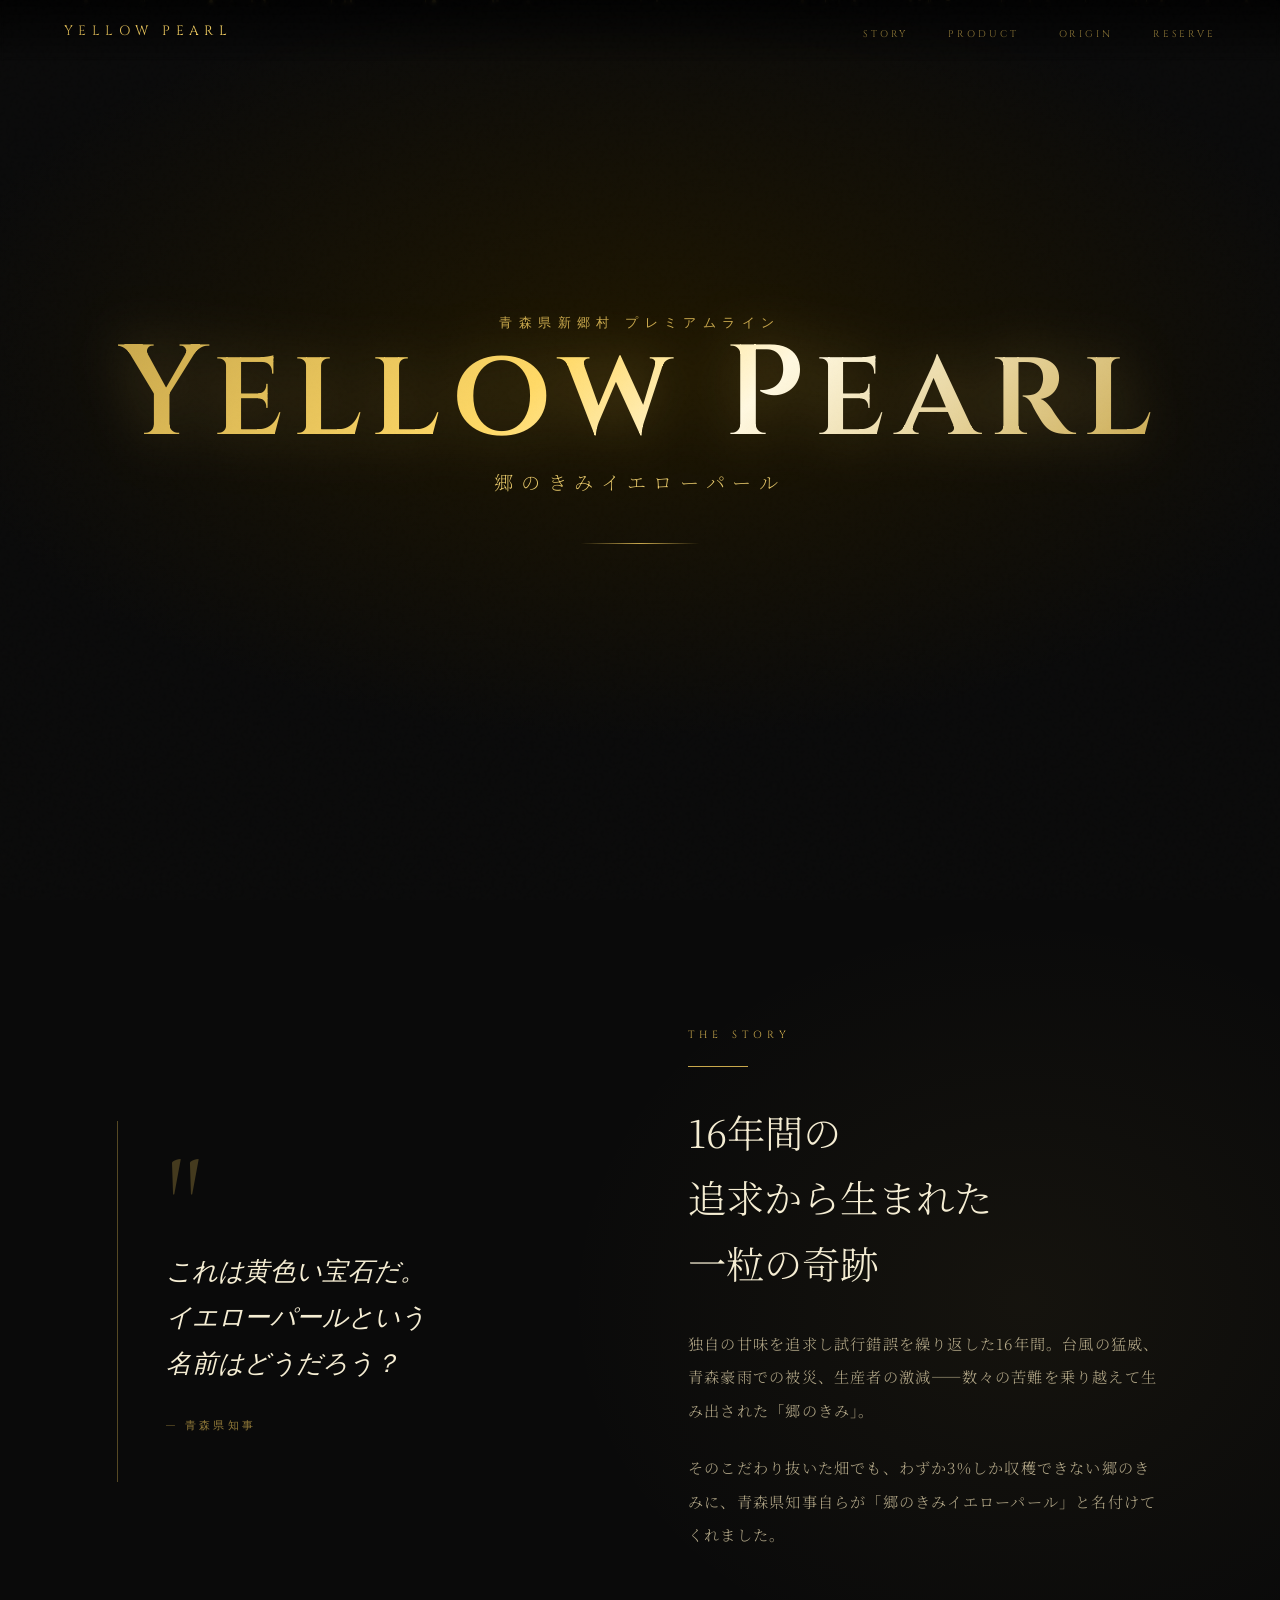
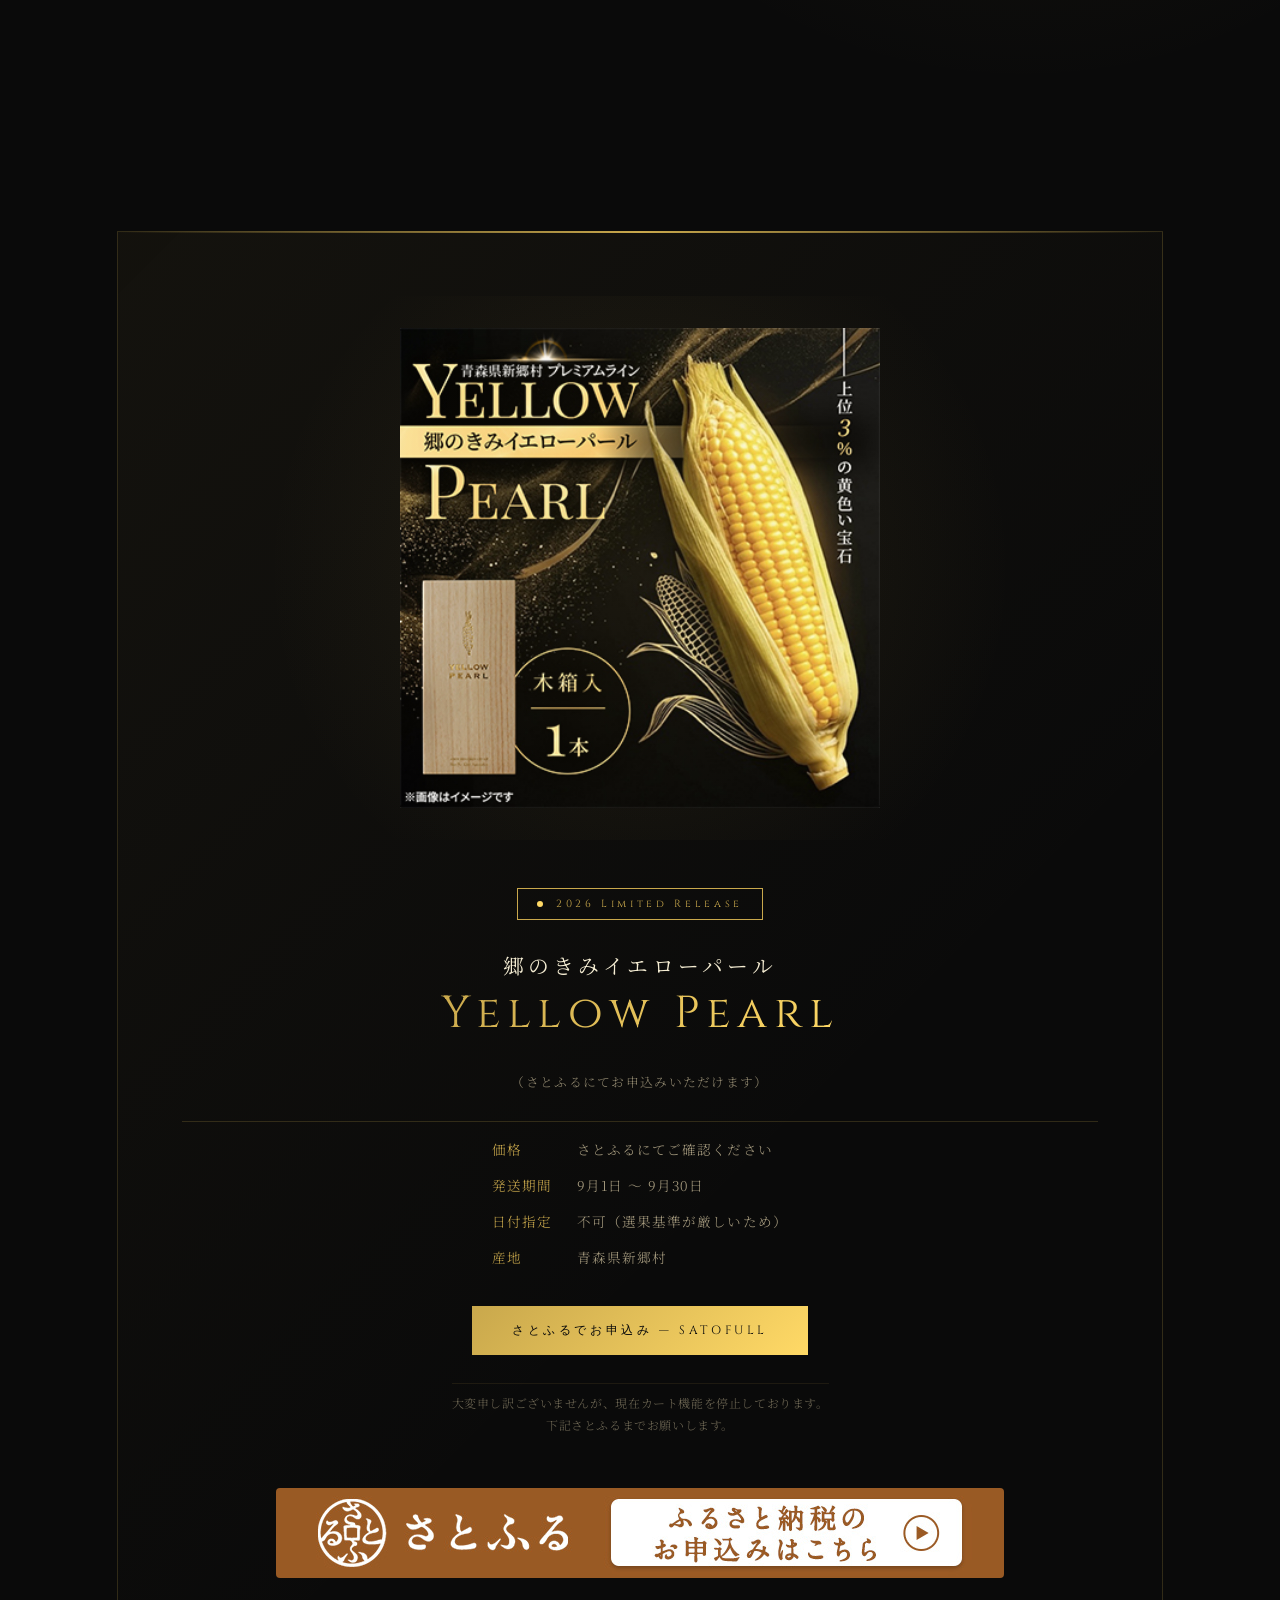
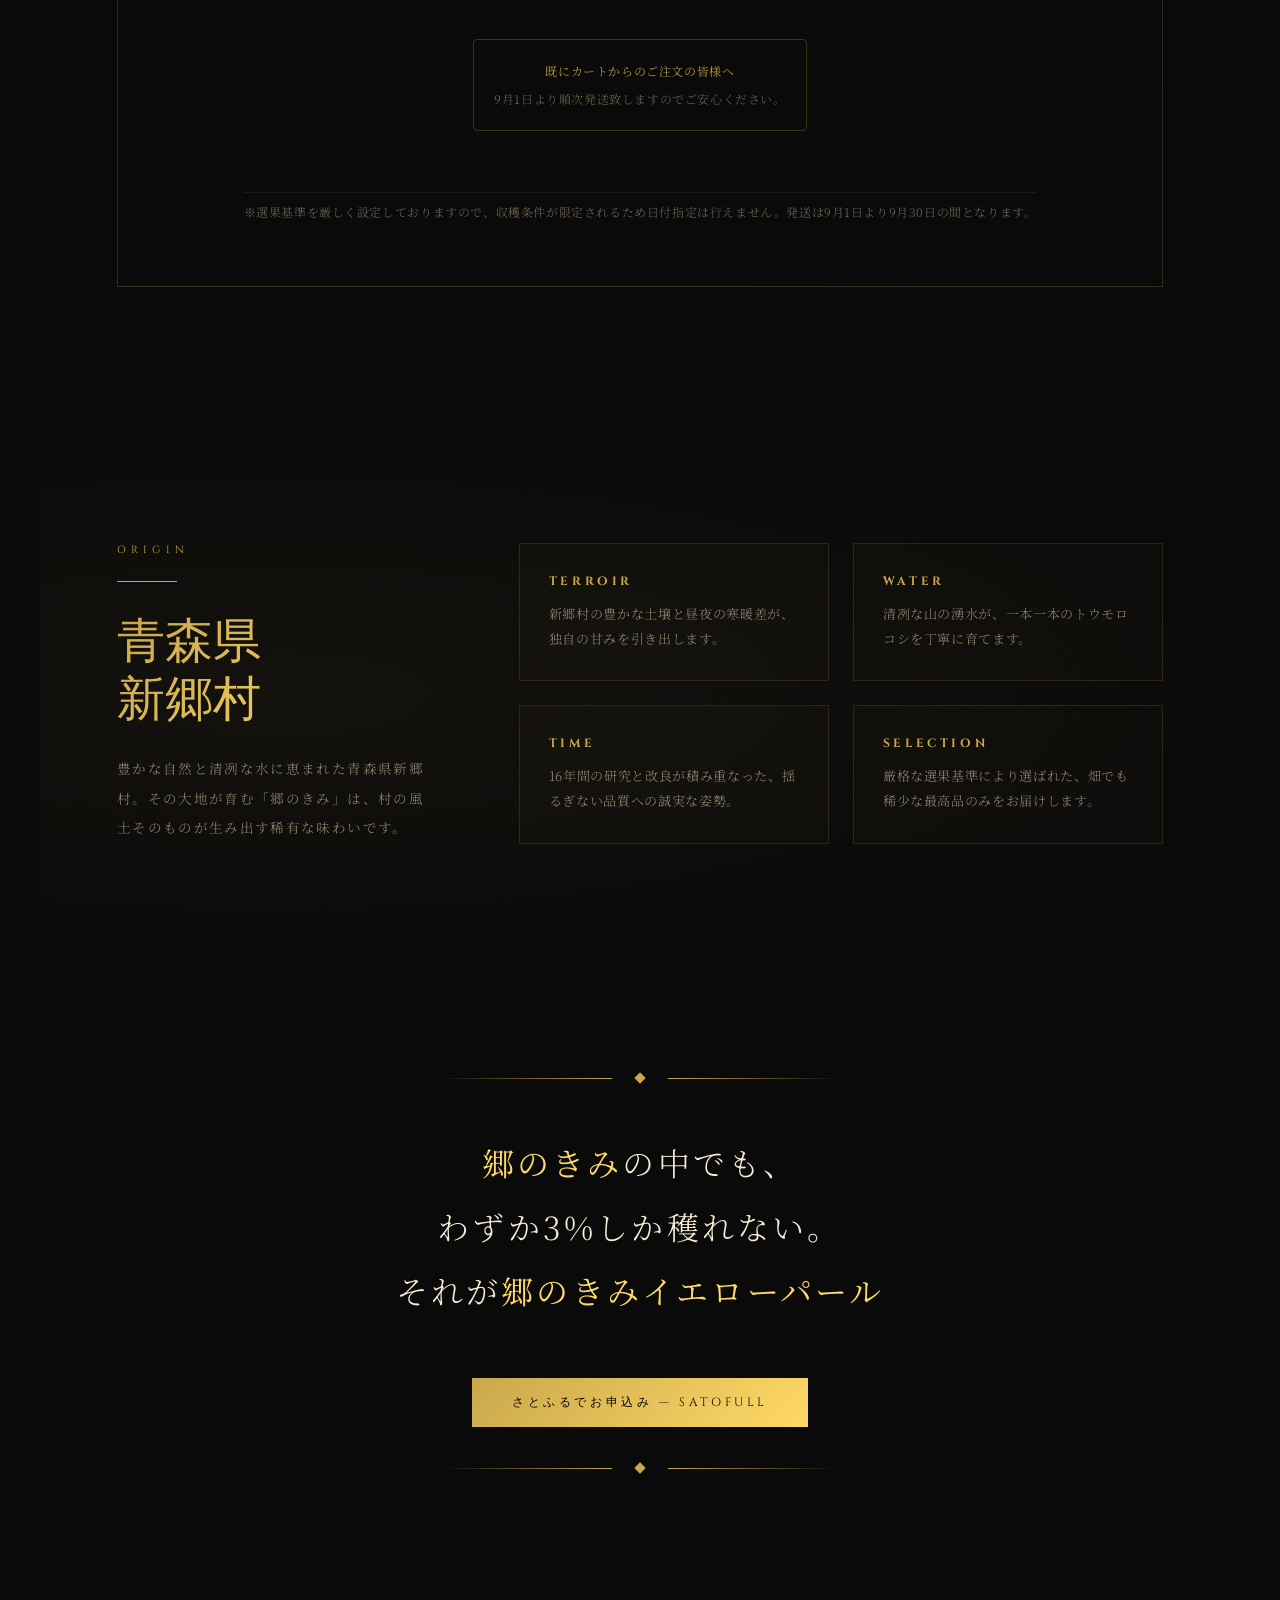
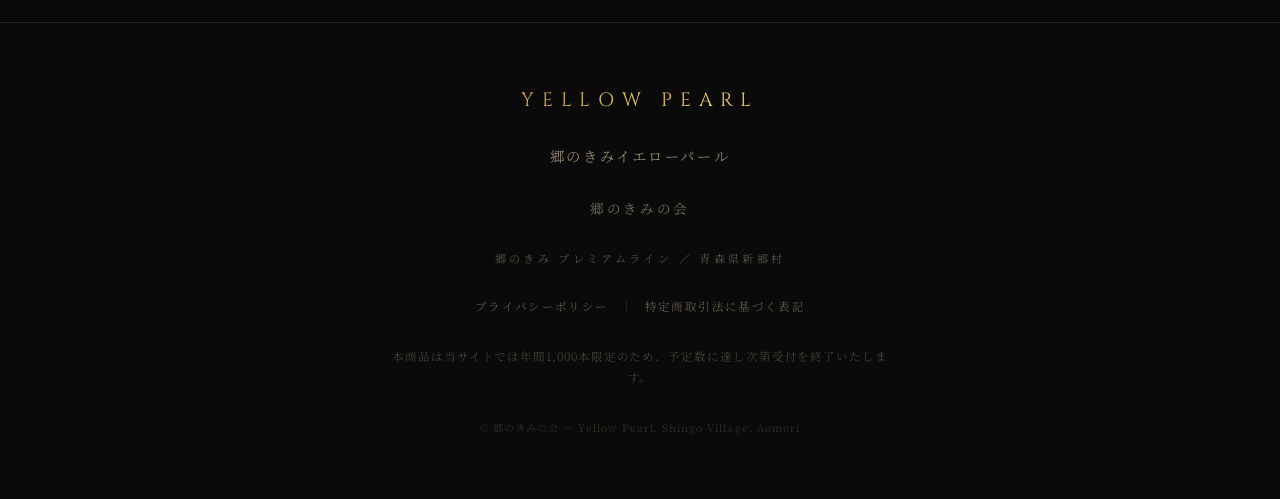
<file: index.html>
<!doctype html>
<html lang="ja">
  <head>
    <meta charset="UTF-8" />
    <meta name="viewport" content="width=device-width, initial-scale=1.0" />
    <title>郷のきみイエローパール｜収穫わずか3％の限定トウモロコシ【年間1,000本】</title>
    <meta
      name="description"
      content="16年の歳月が生んだ、収穫わずか3%の奇跡。青森県新郷村が誇る最高峰トウモロコシ「郷のきみイエローパール」。寒暖差の厳しい大自然とこだわり抜いた農法から生まれる、極上の甘みと粒立ち。年間1,000本限定、旬の時期だけの至高の味わいをお届けいたします。"
    />
    <link rel="canonical" href="https://yellow-pearl.com/" />
    <meta name="robots" content="index, follow, max-image-preview:large" />
    <meta name="theme-color" content="#0a0a0a" />
    <link rel="icon" href="/assets/image/favicon.svg" type="image/svg+xml" />
    <link rel="apple-touch-icon" href="/assets/image/image-bg-kimi_v1.jpg" />
    <!-- Google tag (gtag.js) -->
    <script async src="https://www.googletagmanager.com/gtag/js?id=G-WR46VTNMV6"></script>
    <script src="/shared/gtag.js"></script>
    <meta property="og:type" content="website" />
    <meta property="og:site_name" content="Yellow Pearl" />
    <meta property="og:locale" content="ja_JP" />
    <meta property="og:url" content="https://yellow-pearl.com/" />
    <meta
      property="og:title"
      content="郷のきみイエローパール｜収穫わずか3％の限定トウモロコシ【年間1,000本】"
    />
    <meta
      property="og:description"
      content="16年の歳月が生んだ、収穫わずか3%の奇跡。青森県新郷村が誇る最高峰トウモロコシ「郷のきみイエローパール」。寒暖差の厳しい大自然とこだわり抜いた農法から生まれる、極上の甘みと粒立ち。年間1,000本限定、旬の時期だけの至高の味わいをお届けいたします。"
    />
    <meta
      property="og:image"
      content="https://yellow-pearl.com/assets/image/image-bg-kimi_v1.jpg"
    />
    <meta property="og:image:alt" content="郷のきみイエローパール" />
    <meta name="twitter:card" content="summary_large_image" />
    <meta
      name="twitter:title"
      content="郷のきみイエローパール｜収穫わずか3％の限定トウモロコシ【年間1,000本】"
    />
    <meta
      name="twitter:description"
      content="16年の歳月が生んだ、収穫わずか3%の奇跡。青森県新郷村が誇る最高峰トウモロコシ「郷のきみイエローパール」。寒暖差の厳しい大自然とこだわり抜いた農法から生まれる、極上の甘みと粒立ち。年間1,000本限定、旬の時期だけの至高の味わいをお届けいたします。"
    />
    <meta
      name="twitter:image"
      content="https://yellow-pearl.com/assets/image/image-bg-kimi_v1.jpg"
    />
    <script type="application/ld+json">
      {
        "@context": "https://schema.org",
        "@graph": [
          {
            "@type": "WebSite",
            "name": "郷のきみイエローパール",
            "alternateName": ["Yellow Pearl", "イエローパール"],
            "url": "https://yellow-pearl.com/",
            "inLanguage": "ja",
            "description": "16年の歳月が生んだ、収穫わずか3%の奇跡。青森県新郷村が誇る最高峰トウモロコシ「郷のきみイエローパール」。寒暖差の厳しい大自然とこだわり抜いた農法から生まれる、極上の甘みと粒立ち。年間1,000本限定、旬の時期だけの至高の味わいをお届けいたします。"
          },
          {
            "@type": "Organization",
            "name": "郷のきみの会",
            "url": "https://yellow-pearl.com/",
            "logo": "https://yellow-pearl.com/assets/image/image-bg-kimi_v1.jpg",
            "address": {
              "@type": "PostalAddress",
              "postalCode": "039-1801",
              "addressRegion": "青森県",
              "addressLocality": "三戸郡新郷村",
              "streetAddress": "大字戸来字早坂2-1",
              "addressCountry": "JP"
            }
          },
          {
            "@type": "Product",
            "name": "郷のきみイエローパール",
            "description": "16年の歳月が生んだ、収穫わずか3%の奇跡。青森県新郷村が誇る最高峰トウモロコシ「郷のきみイエローパール」。寒暖差の厳しい大自然とこだわり抜いた農法から生まれる、極上の甘みと粒立ち。年間1,000本限定、旬の時期だけの至高の味わいをお届けいたします。",
            "image": "https://yellow-pearl.com/assets/image/image-bg-kimi_v1.jpg",
            "brand": {
              "@type": "Brand",
              "name": "Yellow Pearl"
            },
            "countryOfOrigin": {
              "@type": "Country",
              "name": "日本"
            },
            "offers": {
              "@type": "Offer",
              "url": "https://yellow-pearl.com/cart.html",
              "priceCurrency": "JPY",
              "availability": "https://schema.org/PreOrder",
              "seller": {
                "@type": "Organization",
                "name": "郷のきみの会"
              }
            }
          }
        ]
      }
    </script>
    <link rel="preconnect" href="https://fonts.googleapis.com" />
    <link rel="preconnect" href="https://fonts.gstatic.com" crossorigin />
    <link
      href="https://fonts.googleapis.com/css2?family=Cormorant+Garamond:ital,wght@0,300;0,400;0,600;1,300;1,400&family=Noto+Serif+JP:wght@200;300;400;600&family=Cinzel:wght@400;600;700&display=swap"
      rel="stylesheet"
    />
    <link rel="stylesheet" href="style.css" />
  </head>
  <!--
    当サイトのカート閉鎖中。再開する手順は4つ:
      1. <body> の class="cart-closed" を外す
      2. 下の .product-limit を「1,000本限定」の表示に戻す
         （#stock-display の style="display: none" を外して中身を書き戻す）
      3. 予約ボタン2つ（#reserve-btn / #reserve-btn-2）を href="cart.html" に戻す
      4. cart.html 側の閉鎖解除も行う
  -->
  <body class="cart-closed">
    <nav>
      <div class="nav-logo">YELLOW PEARL</div>
      <ul class="nav-links">
        <li><a href="#story">STORY</a></li>
        <li><a href="#product">PRODUCT</a></li>
        <li><a href="#origin">ORIGIN</a></li>
        <li><a href="cart.html">RESERVE</a></li>
      </ul>
    </nav>

    <!-- HERO -->
    <section class="hero">
      <div class="particles" id="particles"></div>

      <div class="hero-inner">
        <span class="hero-eyebrow">青森県新郷村 プレミアムライン</span>
        <h1 class="hero-title">Yellow Pearl</h1>
        <p class="hero-subtitle-jp">郷のきみイエローパール</p>
        <div class="hero-divider"></div>
      </div>
    </section>

    <!-- STORY -->
    <div class="story-bg" id="story">
      <div class="story-wrap">
        <div class="story-grid reveal">
          <div class="quote-block">
            <span class="quote-mark">"</span>
            <p class="quote-text">
              これは黄色い宝石だ。<br />イエローパールという<br />名前はどうだろう？
            </p>
            <span class="quote-attribution">— 青森県知事</span>
          </div>

          <div class="story-text">
            <span class="section-label">The Story</span>
            <div class="gold-line"></div>
            <h2>16年間の<br />追求から生まれた<br />一粒の奇跡</h2>
            <p>
              独自の甘味を追求し試行錯誤を繰り返した16年間。台風の猛威、青森豪雨での被災、生産者の激減——数々の苦難を乗り越えて生み出された「郷のきみ」。
            </p>
            <p>
              そのこだわり抜いた畑でも、わずか3%しか収穫できない郷のきみに、青森県知事自らが「郷のきみイエローパール」と名付けてくれました。
            </p>
          </div>
        </div>
      </div>
    </div>

    <!-- PRODUCT -->
    <div id="product">
      <div class="product-section">
        <div class="product-card reveal">
          <div class="product-visual">
            <img
              src="assets/image/image-bg-kimi_v1.jpg"
              alt="郷のきみイエローパール"
              style="width: min(480px, 96%)"
            />
          </div>

          <div class="product-info">
            <div class="product-badge">
              <span class="badge-dot"></span>
              <span class="badge-text">2026 Limited Release</span>
            </div>

            <div>
              <p class="product-name-jp">郷のきみイエローパール</p>
              <h2
                style="
                  font-family: &quot;Cinzel&quot;, serif;
                  font-size: clamp(1.8rem, 4vw, 2.8rem);
                  font-weight: 400;
                  background: linear-gradient(
                    135deg,
                    var(--gold),
                    var(--gold-bright)
                  );
                  -webkit-background-clip: text;
                  -webkit-text-fill-color: transparent;
                  background-clip: text;
                  letter-spacing: 0.15em;
                "
              >
                Yellow Pearl
              </h2>
            </div>

            <div class="product-limit">
              <span
                class="limit-number"
                id="stock-display"
                style="display: none"
              ></span>
              <span id="stock-remaining"
                >（さとふるにてお申込みいただけます）</span
              >
            </div>

            <div class="product-specs">
              <div class="spec-row">
                <span class="spec-key">価格</span>
                <span class="spec-val" id="product-price"
                  >さとふるにてご確認ください</span
                >
              </div>
              <div class="spec-row">
                <span class="spec-key">発送期間</span>
                <span class="spec-val">9月1日 〜 9月30日</span>
              </div>
              <div class="spec-row">
                <span class="spec-key">日付指定</span>
                <span class="spec-val">不可（選果基準が厳しいため）</span>
              </div>
              <div class="spec-row">
                <span class="spec-key">産地</span>
                <span class="spec-val">青森県新郷村</span>
              </div>
            </div>

            <a
              class="cta-btn"
              href="https://www.satofull.jp/products/detail.php?product_id=1768636"
              id="reserve-btn"
              target="_blank"
              rel="noopener"
              >さとふるでお申込み — Satofull</a
            >

            <p class="note" style="margin-bottom: 1.5rem">
              大変申し訳ございませんが、現在カート機能を停止しております。<br />
              下記さとふるまでお願いします。
            </p>

            <a
              href="https://www.satofull.jp/products/detail.php?product_id=1768636"
              target="_blank"
              rel="noopener"
              style="display: block; max-width: 728px; margin: 0 auto 2rem"
            >
              <img
                src="/assets/image/bnr-satofull-728_90_b.jpg"
                alt="さとふる ふるさと納税のお申込みはこちら"
                width="728"
                height="90"
                style="display: block; width: 100%; height: auto; border-radius: 4px"
              />
            </a>

            <div
              style="
                max-width: 520px;
                margin: 0 auto 2rem;
                padding: 1.25rem;
                border: 1px solid rgba(201, 168, 76, 0.25);
                border-radius: 4px;
              "
            >
              <p
                class="note"
                style="
                  color: var(--gold);
                  border-top: none;
                  padding-top: 0;
                  margin: 0 0 0.4rem;
                "
              >
                既にカートからのご注文の皆様へ
              </p>
              <p
                class="note"
                style="border-top: none; padding-top: 0; margin: 0"
              >
                9月1日より順次発送致しますのでご安心ください。
              </p>
            </div>

            <p class="note">
              ※選果基準を厳しく設定しておりますので、収穫条件が限定されるため日付指定は行えません。発送は9月1日より9月30日の間となります。
            </p>
          </div>
        </div>
      </div>
    </div>

    <!-- ORIGIN -->
    <div id="origin">
      <div class="origin-wrap">
        <div class="origin-grid">
          <div class="origin-title-block reveal">
            <span class="section-label">Origin</span>
            <div class="gold-line"></div>
            <h2>青森県<br />新郷村</h2>
            <p>
              豊かな自然と清冽な水に恵まれた青森県新郷村。その大地が育む「郷のきみ」は、村の風土そのものが生み出す稀有な味わいです。
            </p>
          </div>

          <div class="origin-cards">
            <div class="origin-card reveal">
              <h3>TERROIR</h3>
              <p>
                新郷村の豊かな土壌と昼夜の寒暖差が、独自の甘みを引き出します。
              </p>
            </div>
            <div class="origin-card reveal reveal-delay-1">
              <h3>WATER</h3>
              <p>清冽な山の湧水が、一本一本のトウモロコシを丁寧に育てます。</p>
            </div>
            <div class="origin-card reveal reveal-delay-2">
              <h3>TIME</h3>
              <p>
                16年間の研究と改良が積み重なった、揺るぎない品質への誠実な姿勢。
              </p>
            </div>
            <div class="origin-card reveal reveal-delay-3">
              <h3>SELECTION</h3>
              <p>
                厳格な選果基準により選ばれた、畑でも稀少な最高品のみをお届けします。
              </p>
            </div>
          </div>
        </div>
      </div>
    </div>

    <!-- CLOSING -->
    <div
      style="
        padding: clamp(4rem, 8vw, 7rem) clamp(1.5rem, 6vw, 6rem);
        text-align: center;
      "
    >
      <div class="sep reveal" style="margin-bottom: 3rem">
        <div class="sep-line"></div>
        <div class="sep-diamond"></div>
        <div class="sep-line right"></div>
      </div>

      <div style="max-width: 800px; margin: 0 auto">
        <p class="narrative-title reveal">
          <strong>郷のきみ</strong>の中でも、<br />わずか3%しか穫れない。
          <br />それが<strong>郷のきみイエローパール</strong><br />
        </p>
        <div style="text-align: center; margin-bottom: 2rem">
          <a
            class="cta-btn"
            href="https://www.satofull.jp/products/detail.php?product_id=1768636"
            id="reserve-btn-2"
            target="_blank"
            rel="noopener"
            >さとふるでお申込み — Satofull</a
          >
        </div>
        <div class="sep reveal" style="margin: 2rem auto 3rem">
          <div class="sep-line"></div>
          <div class="sep-diamond"></div>
          <div class="sep-line right"></div>
        </div>
      </div>
    </div>

    <footer id="site-footer"></footer>
    <script type="module" src="/shared/site-footer.js"></script>

    <script type="module">
      import { loadLandingStock } from "/shared/stock-ui.js";

      // 閉鎖中は在庫や残数でさとふるへの案内を上書きさせない
      if (!document.body.classList.contains("cart-closed")) {
        loadLandingStock(window.location.origin, {
          displayEl: document.getElementById("stock-display"),
          remainingEl: document.getElementById("stock-remaining"),
          priceEl: document.getElementById("product-price"),
          buttons: [
            document.getElementById("reserve-btn"),
            document.getElementById("reserve-btn-2"),
          ],
        });
      }

      // Particle system
      const container = document.getElementById("particles");
      for (let i = 0; i < 40; i++) {
        const p = document.createElement("div");
        p.className = "particle";
        p.style.cssText = `
          left: ${Math.random() * 100}%;
          width: ${Math.random() * 3 + 1}px;
          height: ${Math.random() * 3 + 1}px;
          animation-duration: ${Math.random() * 10 + 8}s;
          animation-delay: ${Math.random() * 10}s;
          opacity: ${Math.random() * 0.6};
        `;
        container.appendChild(p);
      }

      // Scroll reveal
      const observer = new IntersectionObserver(
        (entries) => {
          entries.forEach((e) => {
            if (e.isIntersecting) e.target.classList.add("visible");
          });
        },
        { threshold: 0.15 },
      );
      document
        .querySelectorAll(".reveal")
        .forEach((el) => observer.observe(el));
    </script>
  </body>
</html>
</file>
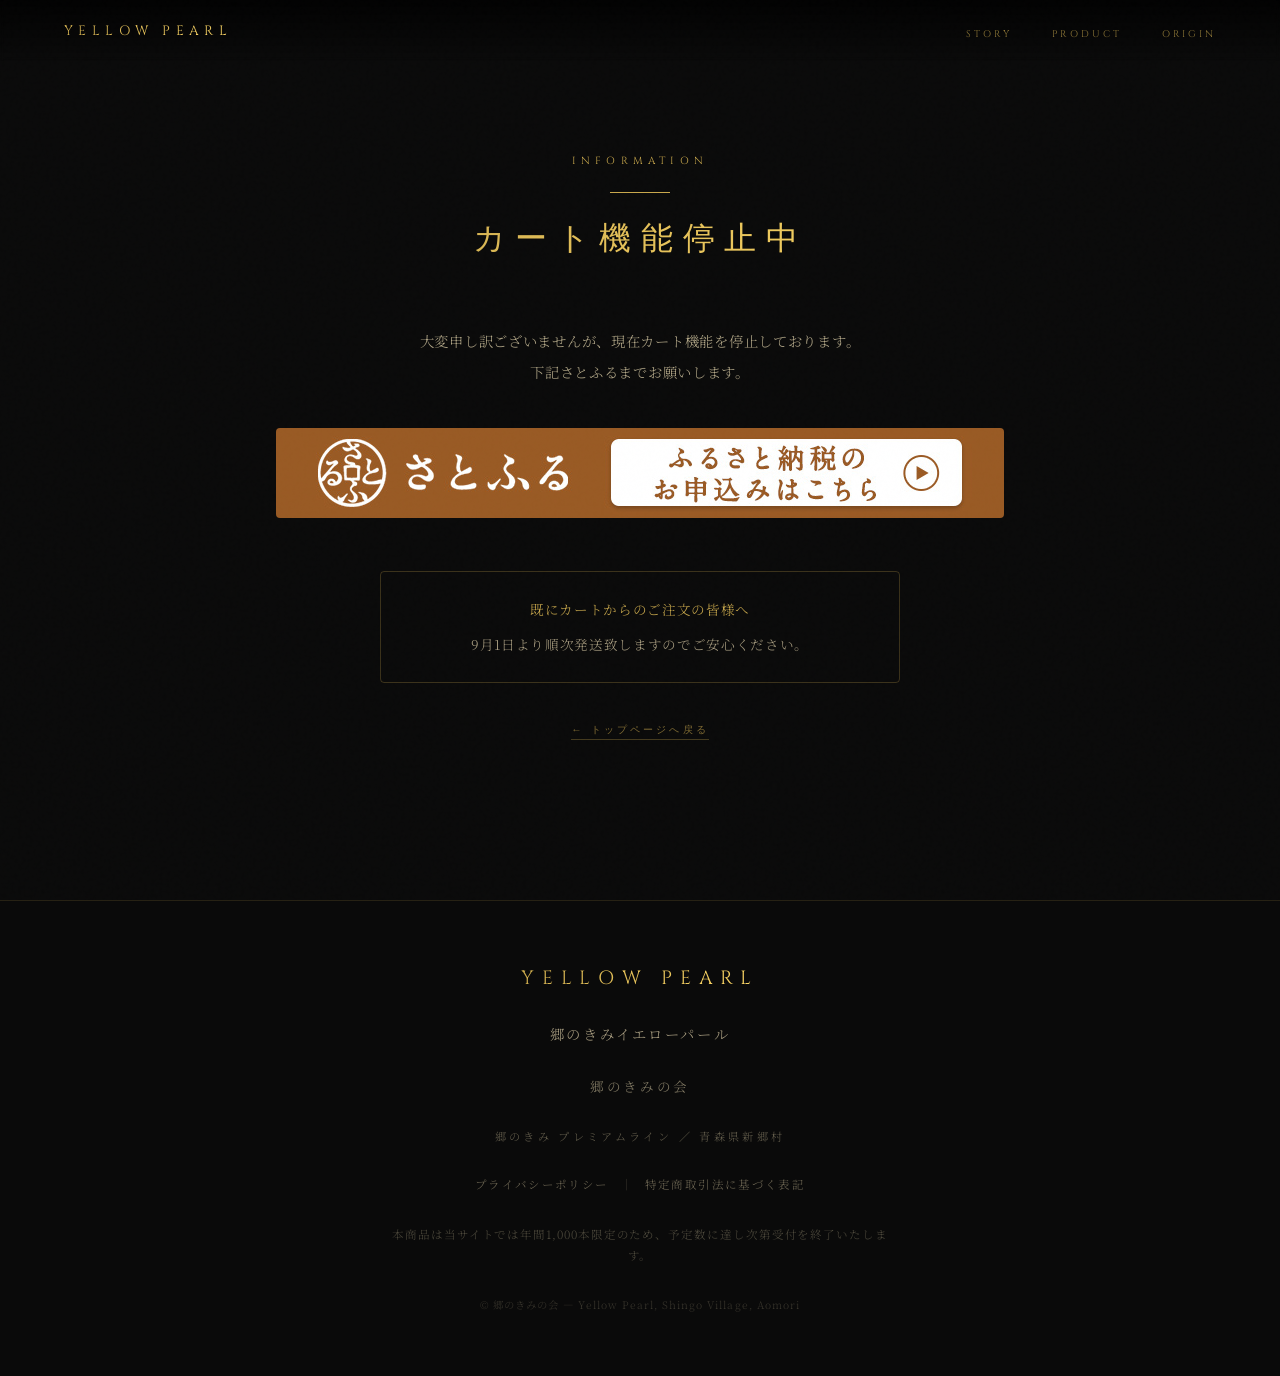
<file: cart.html>
<!doctype html>
<html lang="ja">
  <head>
    <meta charset="UTF-8" />
    <meta name="viewport" content="width=device-width, initial-scale=1.0" />
    <title>ご予約 | Yellow Pearl</title>
    <meta
      name="description"
      content="Yellow Pearl（イエローパール）のご予約フォーム。青森県新郷村産「郷のきみ」プレミアムライン。"
    />
    <link rel="canonical" href="https://yellow-pearl.com/cart.html" />
    <meta name="robots" content="noindex, nofollow" />
    <meta name="theme-color" content="#0a0a0a" />
    <link rel="icon" href="/assets/image/favicon.svg" type="image/svg+xml" />
    <!-- Google tag (gtag.js) -->
    <script async src="https://www.googletagmanager.com/gtag/js?id=G-WR46VTNMV6"></script>
    <script src="/shared/gtag.js"></script>
    <link rel="preconnect" href="https://fonts.googleapis.com" />
    <link rel="preconnect" href="https://fonts.gstatic.com" crossorigin />
    <link
      href="https://fonts.googleapis.com/css2?family=Cormorant+Garamond:ital,wght@0,300;0,400;0,600;1,300;1,400&family=Noto+Serif+JP:wght@200;300;400;600&family=Cinzel:wght@400;600;700&display=swap"
      rel="stylesheet"
    />
    <link rel="stylesheet" href="style.css" />
    <link rel="stylesheet" href="cart.css" />
  </head>
  <body class="cart-closed">
    <nav>
      <a class="nav-logo" href="index.html" style="text-decoration: none"
        >YELLOW PEARL</a
      >
      <ul class="nav-links">
        <li><a href="index.html#story">STORY</a></li>
        <li><a href="index.html#product">PRODUCT</a></li>
        <li><a href="index.html#origin">ORIGIN</a></li>
      </ul>
    </nav>

    <div class="cart-wrap">
      <!--
        カート閉鎖の案内。再開する手順は3つ:
          1. この div に style="display: none" を付ける
          2. 下の #cart-screen の style="display: none" を外す
          3. <body> の class="cart-closed" を外す
      -->
      <div id="cart-closed-screen">
        <div class="cart-header">
          <span class="section-label">Information</span>
          <div class="gold-line" style="margin: 0 auto 1.5rem"></div>
          <h1>カート機能停止中</h1>
        </div>
        <p class="cart-closed-text">
          大変申し訳ございませんが、現在カート機能を停止しております。<br />
          下記さとふるまでお願いします。
        </p>
        <a
          class="cart-closed-banner"
          href="https://www.satofull.jp/products/detail.php?product_id=1768636"
          target="_blank"
          rel="noopener"
        >
          <img
            src="/assets/image/bnr-satofull-728_90_b.jpg"
            alt="さとふる ふるさと納税のお申込みはこちら"
            width="728"
            height="90"
          />
        </a>
        <div class="cart-closed-existing">
          <p class="cart-closed-existing-title">既にカートからのご注文の皆様へ</p>
          <p>9月1日より順次発送致しますのでご安心ください。</p>
        </div>
        <div>
          <a href="index.html" class="back-link">← トップページへ戻る</a>
        </div>
      </div>

      <!-- カート画面（閉鎖中は非表示。再開時は style を外す） -->
      <div id="cart-screen" style="display: none">
        <div class="cart-header reveal">
          <span class="section-label">Reservation</span>
          <div class="gold-line" style="margin: 0 auto 1.5rem"></div>
          <h1>ご予約フォーム</h1>
          <p>Yellow Pearl — 2026 Limited</p>
        </div>

        <!-- ステップ -->
        <div class="steps reveal">
          <div class="step active">
            <div class="step-num">1</div>
            <div class="step-label">情報入力</div>
          </div>
          <div class="step-line"></div>
          <div class="step" id="step2">
            <div class="step-num">2</div>
            <div class="step-label">お支払い</div>
          </div>
          <div class="step-line"></div>
          <div class="step" id="step3">
            <div class="step-num">3</div>
            <div class="step-label">完了</div>
          </div>
        </div>

        <!-- 商品サマリー -->
        <div class="product-summary reveal">
          <img
            src="assets/image/image-bg-kimi_v1.jpg"
            alt="郷のきみ イエローパール"
          />
          <div class="summary-info">
            <p class="summary-name">郷のきみ<br />イエローパール</p>
            <p class="summary-title">Yellow Pearl</p>
            <div class="qty-wrap">
              <button type="button" class="qty-btn" id="qty-minus">−</button>
              <span class="qty-num" id="qty-display">1</span>
              <button type="button" class="qty-btn" id="qty-plus">＋</button>
            </div>
            <p class="summary-limit">1,000本限定 ／ 青森県新郷村</p>
          </div>
        </div>

        <!-- フォーム -->
        <form id="reserve-form" novalidate>
          <!-- お客様情報 -->
          <div class="form-section reveal">
            <div class="form-section-title">Customer Information</div>

            <div class="form-sub-label">お名前</div>
            <div class="form-grid" style="margin-bottom: 1.5rem">
              <div class="form-group">
                <label>姓<span>*</span></label>
                <input type="text" id="last-name" placeholder="山田" required />
              </div>
              <div class="form-group">
                <label>名<span>*</span></label>
                <input
                  type="text"
                  id="first-name"
                  placeholder="太郎"
                  required
                />
              </div>
            </div>

            <div class="form-sub-label">フリガナ</div>
            <div class="form-grid" style="margin-bottom: 1.5rem">
              <div class="form-group">
                <label>セイ<span>*</span></label>
                <input
                  type="text"
                  id="last-name-kana"
                  placeholder="ヤマダ"
                  required
                  inputmode="katakana"
                />
                <span class="field-error" id="err-last-name-kana"></span>
              </div>
              <div class="form-group">
                <label>メイ<span>*</span></label>
                <input
                  type="text"
                  id="first-name-kana"
                  placeholder="タロウ"
                  required
                  inputmode="katakana"
                />
                <span class="field-error" id="err-first-name-kana"></span>
              </div>
            </div>

            <div class="form-sub-label">ご連絡先</div>
            <div class="form-grid">
              <div class="form-group">
                <label>メールアドレス<span>*</span></label>
                <input
                  type="email"
                  id="email"
                  placeholder="example@email.com"
                  required
                />
                <span class="field-error" id="err-email"></span>
              </div>
              <div class="form-group">
                <label>電話番号<span>*</span></label>
                <input
                  type="tel"
                  id="phone"
                  placeholder="090-0000-0000"
                  required
                />
                <span class="field-error" id="err-phone"></span>
              </div>
            </div>
          </div>

          <!-- お届け先 -->
          <div class="form-section reveal">
            <div class="form-section-title">Delivery Address</div>
            <div class="form-grid">
              <div class="form-group">
                <label>郵便番号<span>*</span></label>
                <input
                  type="text"
                  id="postal"
                  placeholder="000-0000"
                  maxlength="8"
                  inputmode="numeric"
                  autocomplete="postal-code"
                  required
                />
                <span class="field-error" id="err-postal"></span>
              </div>
              <div class="form-group">
                <label>都道府県<span>*</span></label>
                <select id="prefecture" required>
                  <option value="">選択してください</option>
                </select>
              </div>
              <div class="form-group full">
                <label>市区町村・番地<span>*</span></label>
                <input
                  type="text"
                  id="address1"
                  placeholder="○○市△△町1-2-3"
                  required
                />
              </div>
              <div class="form-group full">
                <label>建物名・部屋番号</label>
                <input
                  type="text"
                  id="address2"
                  placeholder="○○マンション 101号室"
                />
              </div>
              <div class="form-group full">
                <label>備考</label>
                <textarea
                  id="note"
                  placeholder="ご要望があればご記入ください"
                ></textarea>
              </div>
            </div>
          </div>

          <!-- 注文サマリー -->
          <div class="order-summary reveal">
            <div class="order-row">
              <span class="key">商品（税込）</span>
              <span class="val" id="summary-product">—</span>
            </div>
            <div class="order-row">
              <span class="key">送料（税込）</span>
              <span class="val" id="summary-shipping"
                >都道府県を選択してください</span
              >
            </div>
            <div class="order-row order-row-total">
              <span class="key">お支払い合計</span>
              <span class="val" id="summary-total">—</span>
            </div>
            <p class="order-summary-note">
              ※ 表示は税込価格です。詳細はお支払い画面でもご確認いただけます。
            </p>
            <div class="order-row">
              <span class="key">発送期間</span>
              <span class="val">2026年9月1日 〜 9月30日</span>
            </div>
            <div class="order-row">
              <span class="key">お支払い</span>
              <span class="val" id="summary-payment"
                >クレジットカード / 銀行振込</span
              >
            </div>
          </div>

          <!-- 注意事項 -->
          <div class="caution reveal">
            ※
            日付指定は行えません（選果基準が厳しく、収穫タイミングが限定されます）。<br />
            ※ 在庫数に達し次第、受付を終了いたします。<br />
            ※ 決済完了後、画面に予約番号が表示されます。必ずお控え下さい。<br />
            ※ 沖縄本島を除く離島への配送を行っておりません。誠に恐れ入りますが、該当地域からのご注文はキャンセルとさせていただきます。
          </div>

          <p
            id="sold-out-notice"
            class="field-error"
            style="
              display: none;
              text-align: center;
              margin-bottom: 1rem;
              font-size: 0.8rem;
            "
          >
            現在、予約の受付を終了しております。
          </p>

          <button
            type="submit"
            class="submit-btn reveal"
            id="submit-btn"
            disabled
          >
            お支払いへ進む
          </button>
        </form>
      </div>

      <!-- 完了画面 -->
      <div id="complete-screen">
        <div class="complete-icon">✦</div>
        <h2 class="complete-title">Reservation Complete</h2>
        <p class="complete-text" id="complete-text">
          ご予約ありがとうございます。<br />
          お支払いが完了しました。<br />
          予約番号を必ず控えてください。<br />
          発送は2026年9月1日より順次行います。
        </p>
        <p class="complete-order-id" id="complete-order-id"></p>
        <a href="index.html" class="back-link">← トップページへ戻る</a>
      </div>
    </div>

    <footer id="site-footer"></footer>
    <script type="module" src="/shared/site-footer.js"></script>

    <script type="module">
      import {
        calcOrderAmount,
        MAX_LEN,
        MAX_ORDER_QTY,
        PREFECTURES,
        validateReserveFields,
        reserveValidationFieldId,
      } from "/shared/domain.js";
      import { applyCartReceptionUI } from "/shared/reception-status.js";

      const WORKER_URL = window.location.origin;
      const CART_CLOSED = document.body.classList.contains("cart-closed");

      function initPrefectureSelect() {
        const sel = document.getElementById("prefecture");
        for (const pref of PREFECTURES) {
          const opt = document.createElement("option");
          opt.value = pref;
          opt.textContent = pref;
          sel.appendChild(opt);
        }
      }
      initPrefectureSelect();

      let qty = 1;
      const MAX_QTY = MAX_ORDER_QTY;
      let maxStock = MAX_QTY;
      let soldOut = false;
      let unitPrice = 0;
      let taxRate = 10;
      let shippingMap = {};
      let shippingTaxRate = 10;
      let checkoutEnabled = true;
      let submitting = false;

      function formatYen(n) {
        return `¥${Number(n).toLocaleString("ja-JP")}`;
      }

      function getShippingFee() {
        const pref = document.getElementById("prefecture").value;
        if (!pref) return null;
        return shippingMap[pref] ?? 0;
      }

      function updatePricingSummary() {
        const shippingExcl = getShippingFee();
        const productEl = document.getElementById("summary-product");
        const shipEl = document.getElementById("summary-shipping");

        if (!unitPrice) {
          productEl.textContent = "—";
          if (shippingExcl === null) {
            shipEl.textContent = "都道府県を選択してください";
          } else {
            const ship = calcOrderAmount(
              0,
              1,
              0,
              shippingExcl,
              shippingTaxRate,
            );
            shipEl.textContent = formatYen(ship.shippingFeeIncl);
          }
          document.getElementById("summary-total").textContent = "—";
          return;
        }

        const fee = shippingExcl ?? 0;
        const amounts = calcOrderAmount(
          unitPrice,
          qty,
          taxRate,
          fee,
          shippingTaxRate,
        );
        productEl.textContent = `Yellow Pearl × ${qty}本　${formatYen(amounts.subtotal + amounts.taxAmount)}`;

        if (shippingExcl === null) {
          shipEl.textContent = "都道府県を選択してください";
          document.getElementById("summary-total").textContent = "—";
        } else {
          shipEl.textContent = formatYen(amounts.shippingFeeIncl);
          document.getElementById("summary-total").textContent = formatYen(
            amounts.totalAmount,
          );
        }
      }

      function changeQty(delta) {
        qty = Math.min(maxStock, Math.max(1, qty + delta));
        document.getElementById("qty-display").textContent = qty;
        document.getElementById("qty-minus").disabled = soldOut || qty <= 1;
        document.getElementById("qty-plus").disabled =
          soldOut || qty >= maxStock;
        updatePricingSummary();
      }

      function applyReceptionUI(data) {
        const state = applyCartReceptionUI(data, {
          submitBtn: document.getElementById("submit-btn"),
          noticeEl: document.getElementById("sold-out-notice"),
          qtyMinus: document.getElementById("qty-minus"),
          qtyPlus: document.getElementById("qty-plus"),
          qty,
          maxStock,
        });
        soldOut = state.closed;
        checkoutEnabled = state.key === "open";
      }

      async function loadStock() {
        try {
          const res = await fetch(`${WORKER_URL}/api/stock`, {
            credentials: "same-origin",
          });
          const data = await res.json();
          if (!res.ok) throw new Error(data.error || "在庫取得に失敗");

          unitPrice = data.unit_price ?? 0;
          taxRate = data.tax_rate ?? 10;
          shippingTaxRate = data.shipping_tax_rate ?? 10;
          shippingMap = data.shipping ?? {};

          if (data.sold_out || data.stock <= 0 || !data.checkout_enabled) {
            applyReceptionUI(data);
            return;
          }

          maxStock = Math.min(MAX_QTY, data.stock);
          if (qty > maxStock) {
            qty = maxStock;
            document.getElementById("qty-display").textContent = qty;
          }
          applyReceptionUI(data);
          changeQty(0);
        } catch (e) {
          console.warn("在庫APIに接続できませんでした:", e);
          applyReceptionUI({ _error: true });
        }
      }

      document
        .getElementById("qty-minus")
        .addEventListener("click", () => changeQty(-1));
      document
        .getElementById("qty-plus")
        .addEventListener("click", () => changeQty(1));
      document
        .getElementById("prefecture")
        .addEventListener("change", updatePricingSummary);

      function normalizePostal(raw) {
        return raw.replace(/\D/g, "");
      }

      function formatPostal(digits) {
        if (digits.length >= 7)
          return `${digits.slice(0, 3)}-${digits.slice(3, 7)}`;
        return digits;
      }

      let postalLookupToken = 0;

      async function lookupAddressFromPostal() {
        const postalEl = document.getElementById("postal");
        const errEl = document.getElementById("err-postal");
        const digits = normalizePostal(postalEl.value);

        if (digits.length !== 7) {
          if (errEl) errEl.textContent = "";
          return;
        }

        postalEl.value = formatPostal(digits);
        const token = ++postalLookupToken;

        try {
          const res = await fetch(
            `https://zipcloud.ibsnet.co.jp/api/search?zipcode=${digits}`,
          );
          const data = await res.json();
          if (token !== postalLookupToken) return;

          if (data.status !== 200 || !data.results?.length) {
            if (errEl) errEl.textContent = "郵便番号が見つかりません";
            return;
          }

          const r = data.results[0];
          const prefEl = document.getElementById("prefecture");
          const addrEl = document.getElementById("address1");

          prefEl.value = r.address1;
          addrEl.value = `${r.address2}${r.address3}`;
          if (errEl) errEl.textContent = "";
          postalEl.classList.remove("invalid");
          prefEl.classList.remove("invalid");
          addrEl.classList.remove("invalid");
          updatePricingSummary();
        } catch {
          if (token === postalLookupToken && errEl) {
            errEl.textContent = "住所の取得に失敗しました";
          }
        }
      }

      document.getElementById("postal").addEventListener("input", () => {
        if (
          normalizePostal(document.getElementById("postal").value).length === 7
        ) {
          lookupAddressFromPostal();
        }
      });
      document
        .getElementById("postal")
        .addEventListener("blur", lookupAddressFromPostal);

      // 閉鎖中はフォームを出さないので在庫も取りに行かない
      if (!CART_CLOSED) loadStock();

      function buildReservePayload() {
        return {
          last_name: document.getElementById("last-name").value.trim(),
          first_name: document.getElementById("first-name").value.trim(),
          last_name_kana: document
            .getElementById("last-name-kana")
            .value.trim(),
          first_name_kana: document
            .getElementById("first-name-kana")
            .value.trim(),
          email: document.getElementById("email").value.trim(),
          phone: document.getElementById("phone").value.trim(),
          postal: document.getElementById("postal").value.trim(),
          prefecture: document.getElementById("prefecture").value,
          address1: document.getElementById("address1").value.trim(),
          address2: document.getElementById("address2").value.trim(),
          note: document.getElementById("note").value.trim(),
          quantity: qty,
        };
      }

      // バリデーション
      function validate() {
        const fields = [
          { id: "last-name", label: "姓" },
          { id: "first-name", label: "名" },
          { id: "last-name-kana", label: "フリガナ（姓）" },
          { id: "first-name-kana", label: "フリガナ（名）" },
          { id: "email", label: "メールアドレス" },
          { id: "phone", label: "電話番号" },
          { id: "postal", label: "郵便番号" },
          { id: "prefecture", label: "都道府県" },
          { id: "address1", label: "住所" },
        ];

        let firstInvalid = null;

        fields.forEach(({ id }) => {
          const el = document.getElementById(id);
          const err = document.getElementById(`err-${id}`);
          if (!el.value.trim()) {
            el.classList.add("invalid");
            if (err) err.textContent = "必須項目です";
            if (!firstInvalid) firstInvalid = el;
          } else {
            el.classList.remove("invalid");
            if (err) err.textContent = "";
          }
        });

        [
          { id: "last-name", max: MAX_LEN.name },
          { id: "first-name", max: MAX_LEN.name },
          { id: "last-name-kana", max: MAX_LEN.name },
          { id: "first-name-kana", max: MAX_LEN.name },
          { id: "email", max: MAX_LEN.email },
          { id: "phone", max: MAX_LEN.phone },
          { id: "postal", max: MAX_LEN.postal },
          { id: "address1", max: MAX_LEN.address },
          { id: "address2", max: MAX_LEN.address },
          { id: "note", max: MAX_LEN.note },
        ].forEach(({ id, max }) => {
          const el = document.getElementById(id);
          if (!el || !el.value.trim()) return;
          if (el.value.trim().length > max) {
            el.classList.add("invalid");
            const err = document.getElementById(`err-${id}`);
            if (err) err.textContent = `${max}文字以内で入力してください`;
            if (!firstInvalid) firstInvalid = el;
          }
        });

        if (firstInvalid) {
          firstInvalid.scrollIntoView({ behavior: "smooth", block: "center" });
          firstInvalid.focus();
          return false;
        }

        const serverCheck = validateReserveFields(buildReservePayload());
        if (serverCheck.error) {
          const fieldId = reserveValidationFieldId(serverCheck.error);
          if (fieldId) {
            const el = document.getElementById(fieldId);
            const err = document.getElementById(`err-${fieldId}`);
            if (el) {
              el.classList.add("invalid");
              if (err) err.textContent = serverCheck.error;
              el.scrollIntoView({ behavior: "smooth", block: "center" });
              el.focus();
            }
          } else {
            alert(serverCheck.error);
          }
          return false;
        }

        return true;
      }

      // フォーム送信
      document
        .getElementById("reserve-form")
        .addEventListener("submit", async (e) => {
          e.preventDefault();
          if (submitting || soldOut || !checkoutEnabled) return;
          if (!validate()) return;

          const btn = document.getElementById("submit-btn");
          submitting = true;
          btn.disabled = true;
          btn.textContent = "送信中...";

          const payload = buildReservePayload();

          try {
            const endpoint = "/api/reserve";
            const res = await fetch(`${WORKER_URL}${endpoint}`, {
              method: "POST",
              credentials: "same-origin",
              headers: { "Content-Type": "application/json" },
              body: JSON.stringify(payload),
            });
            const data = await res.json();

            if (res.ok && data.session_url) {
              if (window.ypTrack?.beginCheckout) {
                window.ypTrack.beginCheckout({
                  orderId: data.order_id,
                  value: data.total_amount,
                  quantity: payload.quantity,
                });
              }
              window.location.href = data.session_url;
              return;
            }

            alert(data.error || "送信に失敗しました。もう一度お試しください。");
            submitting = false;
            btn.disabled = false;
            btn.textContent = "お支払いへ進む";
          } catch {
            alert("通信エラーが発生しました。もう一度お試しください。");
            submitting = false;
            btn.disabled = false;
            btn.textContent = "お支払いへ進む";
          }
        });

      async function handleCheckoutReturn(sessionId) {
        try {
          const res = await fetch(
            `${WORKER_URL}/api/stock?session_id=${encodeURIComponent(sessionId)}`,
            { credentials: "same-origin" },
          );
          const data = await res.json();

          if (res.ok && data.ok && data.pending) {
            showComplete(data.order_id, { pending: true });
            if (window.ypTrack?.bankTransferPending) {
              window.ypTrack.bankTransferPending({
                orderId: data.order_id,
                value: data.total_amount,
                quantity: data.quantity,
              });
            }
          } else if (res.ok && data.ok) {
            showComplete(data.order_id, { pending: false });
            if (window.ypTrack?.purchase) {
              window.ypTrack.purchase({
                orderId: data.order_id,
                value: data.total_amount,
                quantity: data.quantity,
              });
            }
          } else {
            alert(data.message || data.error || "決済が完了していません。");
          }
        } catch {
          alert("決済結果の確認に失敗しました。");
        } finally {
          const url = new URL(window.location.href);
          url.searchParams.delete("session_id");
          history.replaceState(null, "", url.pathname + url.search);
        }
      }

      /** 決済を中断した予約を解放し、在庫を他のお客様へ戻す */
      async function notifyCheckoutAbort(sessionId) {
        try {
          await fetch(
            `${WORKER_URL}/api/checkout/abort?session_id=${encodeURIComponent(sessionId)}`,
            { method: "POST", credentials: "same-origin" },
          );
        } catch {
          // 通知できなくても Checkout の失効で回収されるため画面には出さない
        }
      }

      (function initReturnHandler() {
        const params = new URLSearchParams(window.location.search);
        if (params.get("cancelled") === "1") {
          const notice = document.getElementById("sold-out-notice");
          if (notice) {
            notice.style.display = "block";
            notice.textContent =
              "お支払いは完了していません。必要であれば再度お申し込みください。";
          }
          const abortSession = params.get("abort_session");
          if (abortSession) notifyCheckoutAbort(abortSession);
          params.delete("cancelled");
          params.delete("abort_session");
          history.replaceState(
            null,
            "",
            `${window.location.pathname}${params.toString() ? `?${params}` : ""}`,
          );
        }
        const sessionId = params.get("session_id");
        if (sessionId) handleCheckoutReturn(sessionId);
      })();

      function showComplete(orderId, { pending = false } = {}) {
        document.getElementById("step2").classList.add("done");
        document.getElementById("step3").classList.add("active");
        document.getElementById("cart-screen").style.display = "none";
        // 閉鎖中でも、決済から戻られた方には予約番号を出す
        const closedScreen = document.getElementById("cart-closed-screen");
        if (closedScreen) closedScreen.style.display = "none";
        const complete = document.getElementById("complete-screen");
        complete.style.display = "block";
        const textEl = document.getElementById("complete-text");
        if (textEl) {
          textEl.innerHTML = pending
            ? [
                "ご予約ありがとうございます。<br />",
                "お支払い画面の振込案内に従ってお支払いください。<br />",
                "入金確認後に予約が確定し、確認メールをお送りします。<br />",
                "予約番号を必ず控えてください。<br />",
                "発送は2026年9月1日より順次行います。",
              ].join("")
            : [
                "ご予約ありがとうございます。<br />",
                "お支払いが完了しました。<br />",
                "予約番号を必ず控えてください。<br />",
                "発送は2026年9月1日より順次行います。",
              ].join("");
        }
        if (orderId) {
          document.getElementById("complete-order-id").textContent =
            `予約番号：${orderId}`;
        }
      }

      // Scroll reveal
      const observer = new IntersectionObserver(
        (entries) =>
          entries.forEach((e) => {
            if (e.isIntersecting) e.target.classList.add("visible");
          }),
        { threshold: 0.1 },
      );
      document
        .querySelectorAll(".reveal")
        .forEach((el) => observer.observe(el));
    </script>
  </body>
</html>
</file>
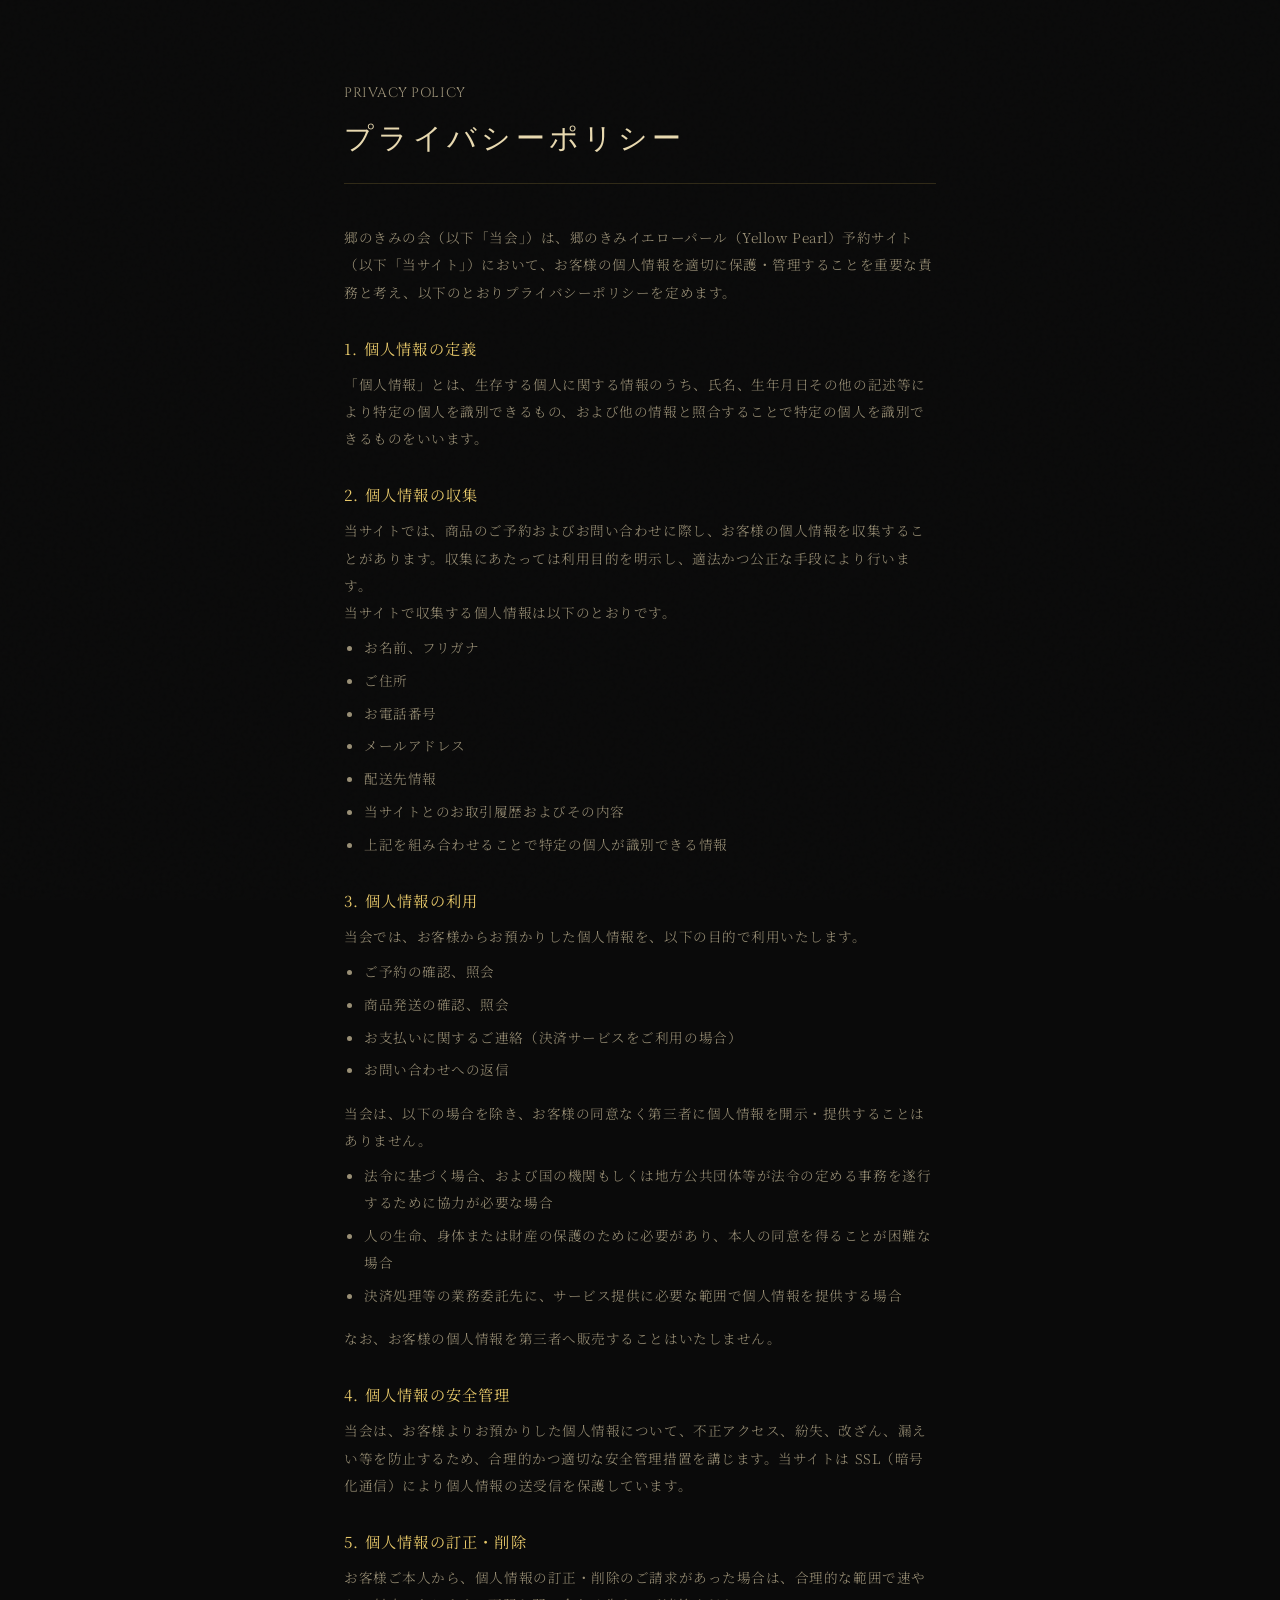
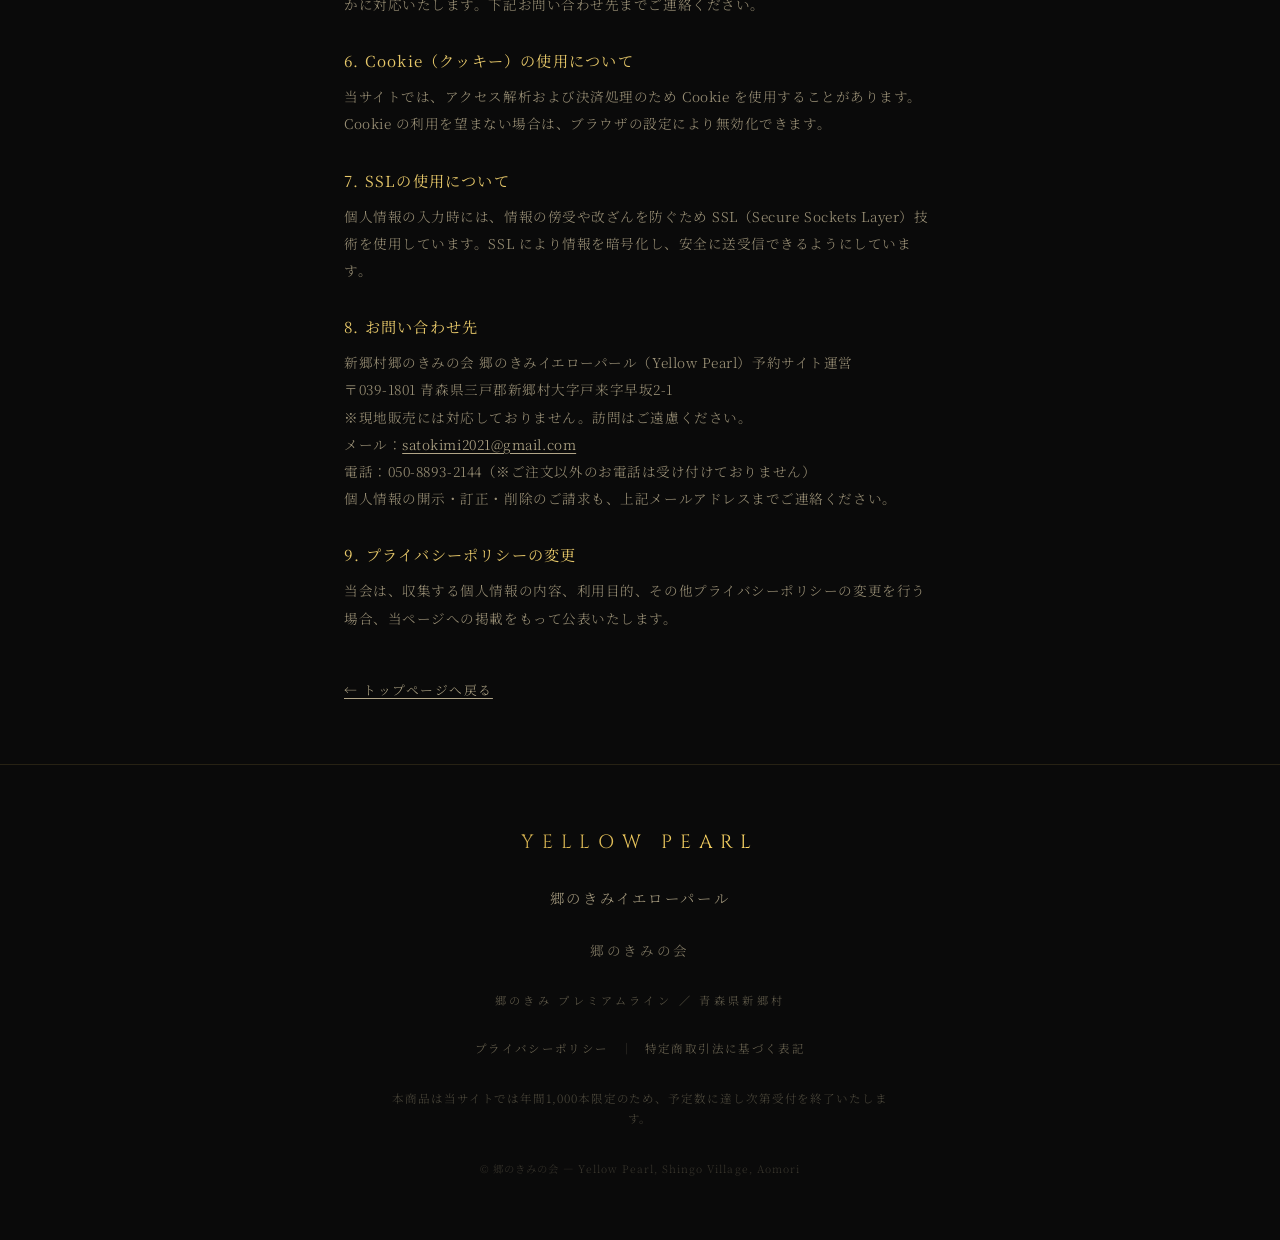
<file: privacy.html>
<!doctype html>
<html lang="ja">
  <head>
    <meta charset="UTF-8" />
    <meta name="viewport" content="width=device-width, initial-scale=1.0" />
    <title>プライバシーポリシー | Yellow Pearl</title>
    <meta name="description" content="Yellow Pearl（イエローパール）予約サイトのプライバシーポリシー。個人情報の収集・利用・管理について。" />
    <link rel="canonical" href="https://yellow-pearl.com/privacy.html" />
    <meta name="robots" content="index, follow" />
    <meta name="theme-color" content="#0a0a0a" />
    <link rel="icon" href="/assets/image/favicon.svg" type="image/svg+xml" />
    <!-- Google tag (gtag.js) -->
    <script async src="https://www.googletagmanager.com/gtag/js?id=G-WR46VTNMV6"></script>
    <script src="/shared/gtag.js"></script>
    <meta property="og:type" content="website" />
    <meta property="og:site_name" content="Yellow Pearl" />
    <meta property="og:locale" content="ja_JP" />
    <meta property="og:url" content="https://yellow-pearl.com/privacy.html" />
    <meta property="og:title" content="プライバシーポリシー | Yellow Pearl" />
    <meta property="og:description" content="Yellow Pearl 予約サイトのプライバシーポリシー。" />
    <link rel="preconnect" href="https://fonts.googleapis.com" />
    <link rel="preconnect" href="https://fonts.gstatic.com" crossorigin />
    <link
      href="https://fonts.googleapis.com/css2?family=Cormorant+Garamond:ital,wght@0,300;0,400;0,600;1,300;1,400&family=Noto+Serif+JP:wght@200;300;400;600&family=Cinzel:wght@400;600;700&display=swap"
      rel="stylesheet"
    />
    <link rel="stylesheet" href="style.css" />
  </head>
  <body>
    <main class="legal-page">
      <p class="legal-eyebrow">Privacy Policy</p>
      <h1>プライバシーポリシー</h1>

      <p class="legal-intro">
        郷のきみの会（以下「当会」）は、郷のきみイエローパール（Yellow Pearl）予約サイト（以下「当サイト」）において、お客様の個人情報を適切に保護・管理することを重要な責務と考え、以下のとおりプライバシーポリシーを定めます。
      </p>

      <h2>1. 個人情報の定義</h2>
      <p>
        「個人情報」とは、生存する個人に関する情報のうち、氏名、生年月日その他の記述等により特定の個人を識別できるもの、および他の情報と照合することで特定の個人を識別できるものをいいます。
      </p>

      <h2>2. 個人情報の収集</h2>
      <p>
        当サイトでは、商品のご予約およびお問い合わせに際し、お客様の個人情報を収集することがあります。収集にあたっては利用目的を明示し、適法かつ公正な手段により行います。
      </p>
      <p>当サイトで収集する個人情報は以下のとおりです。</p>
      <ul>
        <li>お名前、フリガナ</li>
        <li>ご住所</li>
        <li>お電話番号</li>
        <li>メールアドレス</li>
        <li>配送先情報</li>
        <li>当サイトとのお取引履歴およびその内容</li>
        <li>上記を組み合わせることで特定の個人が識別できる情報</li>
      </ul>

      <h2>3. 個人情報の利用</h2>
      <p>当会では、お客様からお預かりした個人情報を、以下の目的で利用いたします。</p>
      <ul>
        <li>ご予約の確認、照会</li>
        <li>商品発送の確認、照会</li>
        <li>お支払いに関するご連絡（決済サービスをご利用の場合）</li>
        <li>お問い合わせへの返信</li>
      </ul>
      <p>
        当会は、以下の場合を除き、お客様の同意なく第三者に個人情報を開示・提供することはありません。
      </p>
      <ul>
        <li>法令に基づく場合、および国の機関もしくは地方公共団体等が法令の定める事務を遂行するために協力が必要な場合</li>
        <li>人の生命、身体または財産の保護のために必要があり、本人の同意を得ることが困難な場合</li>
        <li>決済処理等の業務委託先に、サービス提供に必要な範囲で個人情報を提供する場合</li>
      </ul>
      <p>なお、お客様の個人情報を第三者へ販売することはいたしません。</p>

      <h2>4. 個人情報の安全管理</h2>
      <p>
        当会は、お客様よりお預かりした個人情報について、不正アクセス、紛失、改ざん、漏えい等を防止するため、合理的かつ適切な安全管理措置を講じます。当サイトは SSL（暗号化通信）により個人情報の送受信を保護しています。
      </p>

      <h2>5. 個人情報の訂正・削除</h2>
      <p>
        お客様ご本人から、個人情報の訂正・削除のご請求があった場合は、合理的な範囲で速やかに対応いたします。下記お問い合わせ先までご連絡ください。
      </p>

      <h2>6. Cookie（クッキー）の使用について</h2>
      <p>
        当サイトでは、アクセス解析および決済処理のため Cookie を使用することがあります。Cookie の利用を望まない場合は、ブラウザの設定により無効化できます。
      </p>

      <h2>7. SSLの使用について</h2>
      <p>
        個人情報の入力時には、情報の傍受や改ざんを防ぐため SSL（Secure Sockets Layer）技術を使用しています。SSL により情報を暗号化し、安全に送受信できるようにしています。
      </p>

      <h2>8. お問い合わせ先</h2>
      <p>
        新郷村郷のきみの会 郷のきみイエローパール（Yellow Pearl）予約サイト運営<br />
        〒039-1801 青森県三戸郡新郷村大字戸来字早坂2-1<br />
        ※現地販売には対応しておりません。訪問はご遠慮ください。<br />
        メール：<a href="mailto:satokimi2021@gmail.com">satokimi2021@gmail.com</a><br />
        電話：050-8893-2144（※ご注文以外のお電話は受け付けておりません）<br />
        個人情報の開示・訂正・削除のご請求も、上記メールアドレスまでご連絡ください。
      </p>

      <h2>9. プライバシーポリシーの変更</h2>
      <p>
        当会は、収集する個人情報の内容、利用目的、その他プライバシーポリシーの変更を行う場合、当ページへの掲載をもって公表いたします。
      </p>

      <a href="index.html" class="legal-back">← トップページへ戻る</a>
    </main>

    <footer id="site-footer"></footer>
    <script type="module" src="/shared/site-footer.js"></script>
  </body>
</html>
</file>
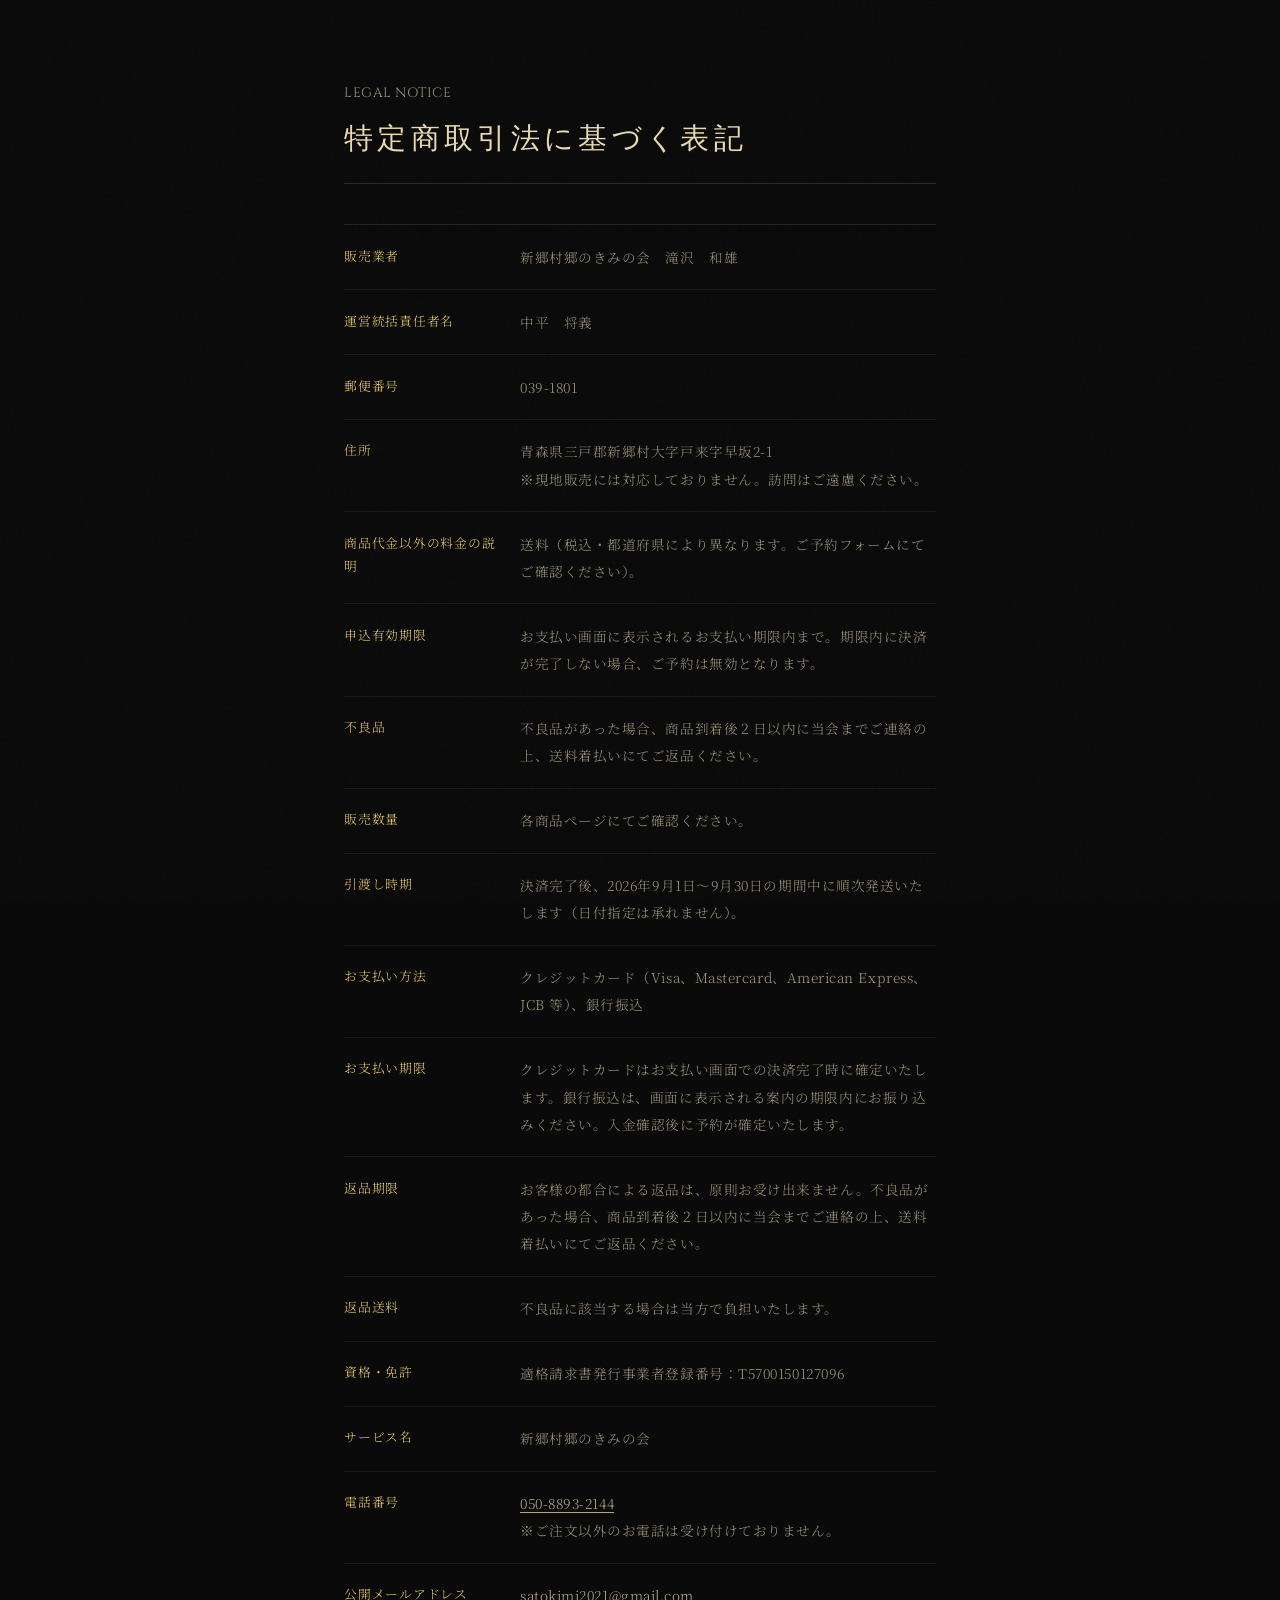
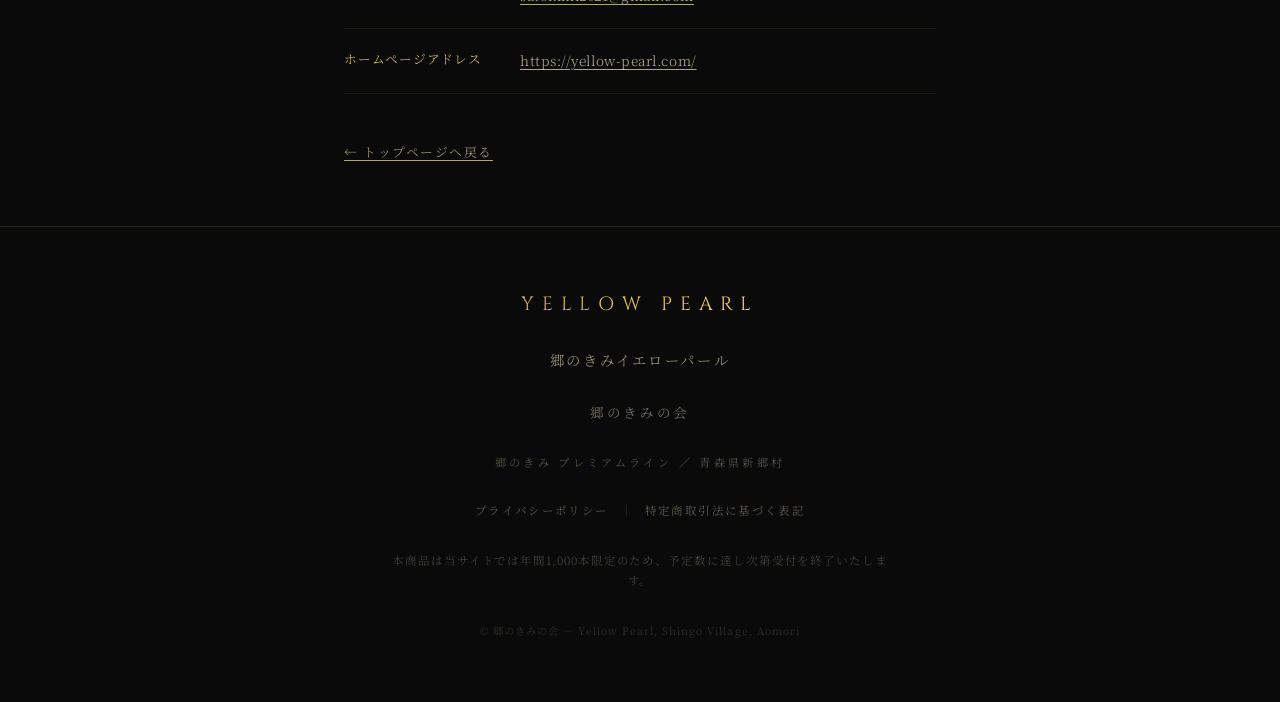
<file: tokusho.html>
<!doctype html>
<html lang="ja">
  <head>
    <meta charset="UTF-8" />
    <meta name="viewport" content="width=device-width, initial-scale=1.0" />
    <title>特定商取引法に基づく表記 | Yellow Pearl</title>
    <meta name="description" content="Yellow Pearl（イエローパール）予約サイトの特定商取引法に基づく表記。販売業者・返品条件・お支払い方法など。" />
    <link rel="canonical" href="https://yellow-pearl.com/tokusho.html" />
    <meta name="robots" content="index, follow" />
    <meta name="theme-color" content="#0a0a0a" />
    <link rel="icon" href="/assets/image/favicon.svg" type="image/svg+xml" />
    <!-- Google tag (gtag.js) -->
    <script async src="https://www.googletagmanager.com/gtag/js?id=G-WR46VTNMV6"></script>
    <script src="/shared/gtag.js"></script>
    <meta property="og:type" content="website" />
    <meta property="og:site_name" content="Yellow Pearl" />
    <meta property="og:locale" content="ja_JP" />
    <meta property="og:url" content="https://yellow-pearl.com/tokusho.html" />
    <meta property="og:title" content="特定商取引法に基づく表記 | Yellow Pearl" />
    <meta property="og:description" content="Yellow Pearl 予約サイトの特定商取引法に基づく表記。" />
    <link rel="preconnect" href="https://fonts.googleapis.com" />
    <link rel="preconnect" href="https://fonts.gstatic.com" crossorigin />
    <link
      href="https://fonts.googleapis.com/css2?family=Cormorant+Garamond:ital,wght@0,300;0,400;0,600;1,300;1,400&family=Noto+Serif+JP:wght@200;300;400;600&family=Cinzel:wght@400;600;700&display=swap"
      rel="stylesheet"
    />
    <link rel="stylesheet" href="style.css" />
  </head>
  <body>
    <main class="legal-page">
      <p class="legal-eyebrow">Legal Notice</p>
      <h1>特定商取引法に基づく表記</h1>

      <dl class="tokusho-list">
        <div class="tokusho-item">
          <dt class="tokusho-term">販売業者</dt>
          <dd class="tokusho-desc">新郷村郷のきみの会　滝沢　和雄</dd>
        </div>
        <div class="tokusho-item">
          <dt class="tokusho-term">運営統括責任者名</dt>
          <dd class="tokusho-desc">中平　将義</dd>
        </div>
        <div class="tokusho-item">
          <dt class="tokusho-term">郵便番号</dt>
          <dd class="tokusho-desc">039-1801</dd>
        </div>
        <div class="tokusho-item">
          <dt class="tokusho-term">住所</dt>
          <dd class="tokusho-desc">
            青森県三戸郡新郷村大字戸来字早坂2-1<br />
            ※現地販売には対応しておりません。訪問はご遠慮ください。
          </dd>
        </div>
        <div class="tokusho-item">
          <dt class="tokusho-term">商品代金以外の料金の説明</dt>
          <dd class="tokusho-desc">送料（税込・都道府県により異なります。ご予約フォームにてご確認ください）。</dd>
        </div>
        <div class="tokusho-item">
          <dt class="tokusho-term">申込有効期限</dt>
          <dd class="tokusho-desc">お支払い画面に表示されるお支払い期限内まで。期限内に決済が完了しない場合、ご予約は無効となります。</dd>
        </div>
        <div class="tokusho-item">
          <dt class="tokusho-term">不良品</dt>
          <dd class="tokusho-desc">不良品があった場合、商品到着後２日以内に当会までご連絡の上、送料着払いにてご返品ください。</dd>
        </div>
        <div class="tokusho-item">
          <dt class="tokusho-term">販売数量</dt>
          <dd class="tokusho-desc">各商品ページにてご確認ください。</dd>
        </div>
        <div class="tokusho-item">
          <dt class="tokusho-term">引渡し時期</dt>
          <dd class="tokusho-desc">
            決済完了後、2026年9月1日〜9月30日の期間中に順次発送いたします（日付指定は承れません）。
          </dd>
        </div>
        <div class="tokusho-item">
          <dt class="tokusho-term">お支払い方法</dt>
          <dd class="tokusho-desc">
            クレジットカード（Visa、Mastercard、American Express、JCB 等）、銀行振込
          </dd>
        </div>
        <div class="tokusho-item">
          <dt class="tokusho-term">お支払い期限</dt>
          <dd class="tokusho-desc">
            クレジットカードはお支払い画面での決済完了時に確定いたします。銀行振込は、画面に表示される案内の期限内にお振り込みください。入金確認後に予約が確定いたします。
          </dd>
        </div>
        <div class="tokusho-item">
          <dt class="tokusho-term">返品期限</dt>
          <dd class="tokusho-desc">お客様の都合による返品は、原則お受け出来ません。不良品があった場合、商品到着後２日以内に当会までご連絡の上、送料着払いにてご返品ください。</dd>
        </div>
        <div class="tokusho-item">
          <dt class="tokusho-term">返品送料</dt>
          <dd class="tokusho-desc">不良品に該当する場合は当方で負担いたします。</dd>
        </div>
        <div class="tokusho-item">
          <dt class="tokusho-term">資格・免許</dt>
          <dd class="tokusho-desc">適格請求書発行事業者登録番号：T5700150127096</dd>
        </div>
        <div class="tokusho-item">
          <dt class="tokusho-term">サービス名</dt>
          <dd class="tokusho-desc">新郷村郷のきみの会</dd>
        </div>
        <div class="tokusho-item">
          <dt class="tokusho-term">電話番号</dt>
          <dd class="tokusho-desc">
            <a href="tel:05088932144">050-8893-2144</a><br />
            ※ご注文以外のお電話は受け付けておりません。
          </dd>
        </div>
        <div class="tokusho-item">
          <dt class="tokusho-term">公開メールアドレス</dt>
          <dd class="tokusho-desc"><a href="mailto:satokimi2021@gmail.com">satokimi2021@gmail.com</a></dd>
        </div>
        <div class="tokusho-item">
          <dt class="tokusho-term">ホームページアドレス</dt>
          <dd class="tokusho-desc"><a href="https://yellow-pearl.com/">https://yellow-pearl.com/</a></dd>
        </div>
      </dl>

      <a href="index.html" class="legal-back">← トップページへ戻る</a>
    </main>

    <footer id="site-footer"></footer>
    <script type="module" src="/shared/site-footer.js"></script>
  </body>
</html>
</file>
<file: style.css>
:root {
  --gold: #c9a84c;
  --gold-light: #e8c96a;
  --gold-bright: #ffd966;
  --black: #0a0a0a;
  --cream: #f5edd3;
  --text-light: #e8d9b0;
}

*,
*::before,
*::after {
  box-sizing: border-box;
  margin: 0;
  padding: 0;
}

html {
  scroll-behavior: smooth;
}

body {
  background: var(--black);
  color: var(--text-light);
  font-family: "Noto Serif JP", serif;
  font-weight: 300;
  overflow-x: hidden;
}

body::before {
  content: "";
  position: fixed;
  inset: 0;
  background-image: url("data:image/svg+xml,%3Csvg viewBox='0 0 256 256' xmlns='http://www.w3.org/2000/svg'%3E%3Cfilter id='noise'%3E%3CfeTurbulence type='fractalNoise' baseFrequency='0.9' numOctaves='4' stitchTiles='stitch'/%3E%3C/filter%3E%3Crect width='100%25' height='100%25' filter='url(%23noise)' opacity='0.04'/%3E%3C/svg%3E");
  pointer-events: none;
  z-index: 9999;
  opacity: 0.4;
}

/* HERO */

.hero {
  position: relative;
  min-height: 100vh;
  display: flex;
  flex-direction: column;
  align-items: center;
  justify-content: center;
  overflow: hidden;
  background: radial-gradient(
    ellipse 80% 60% at 50% 40%,
    #1e1600 0%,
    var(--black) 70%
  );
}

.particles {
  position: absolute;
  inset: 0;
  z-index: 1;
  overflow: hidden;
}

.particle {
  position: absolute;
  width: 2px;
  height: 2px;
  background: var(--gold-bright);
  border-radius: 50%;
  animation: float linear infinite;
  opacity: 0;
}

@keyframes float {
  0% {
    transform: translateY(100vh) translateX(0);
    opacity: 0;
  }
  10% {
    opacity: 0.8;
  }
  90% {
    opacity: 0.4;
  }
  100% {
    transform: translateY(-10vh) translateX(30px);
    opacity: 0;
  }
}

.hero-inner {
  position: relative;
  z-index: 2;
  text-align: center;
  padding: 2rem;
  animation: fadeUp 1.5s ease forwards;
}

@keyframes fadeUp {
  from {
    opacity: 0;
    transform: translateY(40px);
  }
  to {
    opacity: 1;
    transform: translateY(0);
  }
}

.hero-eyebrow {
  font-family: "Cinzel", serif;
  font-size: clamp(0.6rem, 1.2vw, 0.8rem);
  letter-spacing: 0.5em;
  color: var(--gold);
  text-transform: uppercase;
  margin-bottom: 2rem;
  animation: fadeUp 1.5s 0.2s ease both;
}

.hero-title {
  font-family: "Cinzel", serif;
  font-size: clamp(3.5rem, 10vw, 8rem);
  font-weight: 600;
  line-height: 1;
  background: linear-gradient(
    135deg,
    var(--gold) 0%,
    var(--gold-bright) 40%,
    #fff8e0 60%,
    var(--gold) 100%
  );
  -webkit-background-clip: text;
  -webkit-text-fill-color: transparent;
  background-clip: text;
  letter-spacing: 0.08em;
  margin-bottom: 0.5rem;
  animation: fadeUp 1.5s 0.4s ease both;
  filter: drop-shadow(0 0 30px rgba(201, 168, 76, 0.4));
}

.hero-subtitle-jp {
  font-family: "Noto Serif JP", serif;
  font-size: clamp(0.9rem, 2vw, 1.2rem);
  font-weight: 200;
  letter-spacing: 0.4em;
  color: var(--gold-light);
  margin-bottom: 3rem;
  animation: fadeUp 1.5s 0.6s ease both;
}

.hero-divider {
  width: 120px;
  height: 1px;
  background: linear-gradient(90deg, transparent, var(--gold), transparent);
  margin: 0 auto 3rem;
  animation: expand 2s 1s ease both;
}

@keyframes expand {
  from {
    width: 0;
    opacity: 0;
  }
  to {
    width: 120px;
    opacity: 1;
  }
}

.hero-tagline {
  font-family: "Cormorant Garamond", serif;
  font-style: italic;
  font-size: clamp(1rem, 2.5vw, 1.4rem);
  color: var(--cream);
  opacity: 0.7;
  letter-spacing: 0.1em;
  animation: fadeUp 1.5s 0.8s ease both;
}

/* SECTIONS */

.section-label {
  font-family: "Cinzel", serif;
  font-size: 0.65rem;
  letter-spacing: 0.5em;
  color: var(--gold);
  text-transform: uppercase;
  display: block;
  margin-bottom: 1.5rem;
}

.gold-line {
  width: 60px;
  height: 1px;
  background: var(--gold);
  margin-bottom: 2rem;
}

/* STORY */

.story-wrap {
  max-width: 1200px;
  margin: 0 auto;
  padding: clamp(4rem, 10vw, 8rem) clamp(1.5rem, 6vw, 6rem);
}

.story-bg {
  background: radial-gradient(
    ellipse 60% 80% at 80% 50%,
    rgba(201, 168, 76, 0.06) 0%,
    transparent 60%
  );
}

.story-grid {
  display: grid;
  grid-template-columns: 1fr 1fr;
  gap: 6rem;
  align-items: center;
}

@media (max-width: 768px) {
  .story-grid {
    grid-template-columns: 1fr;
    gap: 3rem;
  }
}

.quote-block {
  padding: 3rem;
  border-left: 1px solid rgba(201, 168, 76, 0.4);
}

.quote-mark {
  font-family: "Cormorant Garamond", serif;
  font-size: 8rem;
  line-height: 0.5;
  color: var(--gold);
  opacity: 0.3;
  display: block;
  margin-bottom: 1rem;
}

.quote-text {
  font-family: "Cormorant Garamond", serif;
  font-style: italic;
  font-size: clamp(1.2rem, 2.5vw, 1.6rem);
  line-height: 1.8;
  color: var(--cream);
  margin-bottom: 1.5rem;
}

.quote-attribution {
  font-family: "Cinzel", serif;
  font-size: 0.7rem;
  letter-spacing: 0.3em;
  color: var(--gold);
  opacity: 0.7;
}

.story-text h2 {
  font-family: "Noto Serif JP", serif;
  font-size: clamp(1.6rem, 3vw, 2.4rem);
  font-weight: 300;
  line-height: 1.7;
  color: var(--cream);
  margin-bottom: 2rem;
}

.story-text p {
  font-size: 0.95rem;
  line-height: 2.2;
  color: rgba(232, 217, 176, 0.75);
  margin-bottom: 1.5rem;
  letter-spacing: 0.08em;
}

/* PRODUCT */

.product-section {
  max-width: 1200px;
  margin: 0 auto;
  padding: clamp(4rem, 10vw, 8rem) clamp(1.5rem, 6vw, 6rem);
}

.product-header {
  text-align: center;
  margin-bottom: 5rem;
}

.product-title {
  font-family: "Cinzel", serif;
  font-size: clamp(1.5rem, 4vw, 2.8rem);
  font-weight: 400;
  background: linear-gradient(135deg, var(--gold), var(--gold-bright));
  -webkit-background-clip: text;
  -webkit-text-fill-color: transparent;
  background-clip: text;
  letter-spacing: 0.15em;
}

.product-card {
  display: grid;
  grid-template-columns: 1fr;
  gap: 3rem;
  align-items: start;
  background: linear-gradient(
    135deg,
    rgba(201, 168, 76, 0.05) 0%,
    transparent 60%
  );
  border: 1px solid rgba(201, 168, 76, 0.2);
  padding: clamp(2rem, 5vw, 4rem);
  position: relative;
}

.product-card::before {
  content: "";
  position: absolute;
  top: -1px;
  left: -1px;
  right: -1px;
  height: 2px;
  background: linear-gradient(90deg, transparent, var(--gold), transparent);
}

@media (max-width: 768px) {
  .product-card {
    gap: 2rem;
    padding: 1.5rem 1.25rem;
  }
}

.product-visual {
  display: flex;
  align-items: center;
  justify-content: center;
  padding: 2rem;
  min-height: 300px;
  position: relative;
}

.product-visual::before {
  content: "";
  position: absolute;
  inset: 0;
  background: radial-gradient(
    circle at 50% 50%,
    rgba(201, 168, 76, 0.1),
    transparent 70%
  );
}

.product-info {
  display: flex;
  flex-direction: column;
  align-items: center;
  gap: 1.8rem;
  text-align: center;
  width: 100%;
  min-width: 0;
  max-width: 100%;
}

.product-badge {
  display: inline-flex;
  align-items: center;
  gap: 0.8rem;
  padding: 0.5rem 1.2rem;
  border: 1px solid var(--gold);
  width: fit-content;
}

.badge-dot {
  width: 6px;
  height: 6px;
  background: var(--gold-bright);
  border-radius: 50%;
  animation: pulse 2s ease-in-out infinite;
}

@keyframes pulse {
  0%,
  100% {
    opacity: 1;
    transform: scale(1);
  }
  50% {
    opacity: 0.5;
    transform: scale(0.8);
  }
}

.badge-text {
  font-family: "Cinzel", serif;
  font-size: 0.65rem;
  letter-spacing: 0.35em;
  color: var(--gold);
}

.product-name-jp {
  font-family: "Noto Serif JP", serif;
  font-size: clamp(1rem, 2vw, 1.3rem);
  font-weight: 400;
  color: var(--cream);
  letter-spacing: 0.2em;
  line-height: 1.6;
}

.product-limit {
  display: flex;
  flex-direction: column;
  align-items: center;
  justify-content: center;
  gap: 0.6rem;
  width: 100%;
  max-width: 100%;
}

#stock-remaining {
  font-family: "Noto Serif JP", serif;
  font-size: 0.8rem;
  color: rgba(232, 217, 176, 0.6);
  letter-spacing: 0.1em;
  text-align: center;
  max-width: 100%;
  padding: 0 0.25rem;
  box-sizing: border-box;
  line-height: 1.55;
}

@media (max-width: 380px) {
  #stock-remaining {
    font-size: 0.72rem;
    letter-spacing: 0.04em;
  }
}

.limit-number {
  font-family: "Cinzel", serif;
  font-size: clamp(2rem, 4vw, 3rem);
  background: linear-gradient(135deg, var(--gold), var(--gold-bright));
  -webkit-background-clip: text;
  -webkit-text-fill-color: transparent;
  background-clip: text;
  line-height: 1;
}

.limit-label {
  font-family: "Noto Serif JP", serif;
  font-size: 0.8rem;
  letter-spacing: 0.2em;
  color: rgba(232, 217, 176, 0.7);
  line-height: 1.6;
}

.product-specs {
  display: grid;
  grid-template-columns: max-content minmax(0, max-content);
  column-gap: 1.5rem;
  row-gap: 0.8rem;
  justify-content: center;
  text-align: left;
  padding-top: 1rem;
  border-top: 1px solid rgba(201, 168, 76, 0.2);
  width: 100%;
  max-width: 100%;
  box-sizing: border-box;
}

@media (max-width: 380px) {
  .product-specs {
    grid-template-columns: max-content minmax(0, 1fr);
    column-gap: 0.85rem;
  }

  .spec-val {
    word-break: break-word;
  }
}

.spec-row {
  display: contents;
  font-size: 0.85rem;
  line-height: 1.7;
  letter-spacing: 0.08em;
}

.spec-key {
  color: var(--gold);
  white-space: nowrap;
  font-size: 0.85rem;
  line-height: 1.7;
  letter-spacing: 0.08em;
}

.spec-val {
  color: rgba(232, 217, 176, 0.7);
  font-size: 0.85rem;
  line-height: 1.7;
  letter-spacing: 0.08em;
}

.note {
  font-size: 0.75rem;
  color: rgba(232, 217, 176, 0.45);
  line-height: 1.8;
  letter-spacing: 0.05em;
  padding-top: 0.5rem;
  border-top: 1px solid rgba(201, 168, 76, 0.1);
}

.cta-btn {
  display: inline-block;
  padding: 1rem 2.5rem;
  background: linear-gradient(135deg, var(--gold) 0%, var(--gold-bright) 100%);
  color: var(--black);
  font-family: "Cinzel", serif;
  font-size: 0.75rem;
  letter-spacing: 0.3em;
  text-transform: uppercase;
  text-decoration: none;
  cursor: pointer;
  border: none;
  position: relative;
  overflow: hidden;
  transition:
    transform 0.3s,
    box-shadow 0.3s;
  margin-top: 0.5rem;
}

.cta-btn::before {
  content: "";
  position: absolute;
  top: 0;
  left: -100%;
  width: 100%;
  height: 100%;
  background: linear-gradient(
    90deg,
    transparent,
    rgba(255, 255, 255, 0.3),
    transparent
  );
  transition: left 0.5s;
}

.cta-btn:hover::before {
  left: 100%;
}

.cta-btn:hover {
  transform: translateY(-2px);
  box-shadow: 0 8px 30px rgba(201, 168, 76, 0.4);
}

/* ORIGIN */

.origin-wrap {
  max-width: 1200px;
  margin: 0 auto;
  padding: clamp(4rem, 10vw, 8rem) clamp(1.5rem, 6vw, 6rem);
  background: radial-gradient(
    ellipse 80% 50% at 20% 50%,
    rgba(201, 168, 76, 0.05),
    transparent
  );
}

.origin-grid {
  display: grid;
  grid-template-columns: 1fr 2fr;
  gap: 5rem;
  align-items: center;
}

@media (max-width: 768px) {
  .origin-grid {
    grid-template-columns: 1fr;
    gap: 2.5rem;
  }
}

.origin-title-block h2 {
  font-family: "Cinzel", serif;
  font-size: clamp(1.8rem, 4vw, 3rem);
  font-weight: 400;
  background: linear-gradient(135deg, var(--gold), var(--gold-bright));
  -webkit-background-clip: text;
  -webkit-text-fill-color: transparent;
  background-clip: text;
  line-height: 1.2;
  margin-bottom: 1.5rem;
}

.origin-title-block p {
  font-size: 0.85rem;
  line-height: 2.2;
  color: rgba(232, 217, 176, 0.6);
  letter-spacing: 0.1em;
}

.origin-cards {
  display: grid;
  grid-template-columns: 1fr 1fr;
  gap: 1.5rem;
}

@media (max-width: 480px) {
  .origin-cards {
    grid-template-columns: 1fr;
  }
}

.origin-card {
  padding: 1.8rem;
  border: 1px solid rgba(201, 168, 76, 0.15);
  background: rgba(201, 168, 76, 0.02);
  transition: border-color 0.3s;
}

.origin-card:hover {
  border-color: rgba(201, 168, 76, 0.4);
}

.origin-card-icon {
  font-size: 1.5rem;
  margin-bottom: 0.8rem;
  display: block;
}

.origin-card h3 {
  font-family: "Cinzel", serif;
  font-size: 0.75rem;
  letter-spacing: 0.3em;
  color: var(--gold);
  margin-bottom: 0.8rem;
}

.origin-card p {
  font-size: 0.82rem;
  line-height: 1.9;
  color: rgba(232, 217, 176, 0.6);
  letter-spacing: 0.05em;
}

/* FOOTER */

footer {
  padding: 4rem clamp(1.5rem, 6vw, 6rem);
  border-top: 1px solid rgba(201, 168, 76, 0.15);
  display: flex;
  flex-direction: column;
  align-items: center;
  gap: 2rem;
  text-align: center;
}

.footer-logo {
  font-family: "Cinzel", serif;
  font-size: 1.2rem;
  letter-spacing: 0.4em;
  background: linear-gradient(135deg, var(--gold), var(--gold-bright));
  -webkit-background-clip: text;
  -webkit-text-fill-color: transparent;
  background-clip: text;
}

.footer-product {
  font-family: "Noto Serif JP", serif;
  font-size: 0.9rem;
  letter-spacing: 0.18em;
  color: rgba(232, 217, 176, 0.7);
  text-align: center;
}

.footer-sub {
  font-size: 0.7rem;
  letter-spacing: 0.3em;
  color: rgba(232, 217, 176, 0.4);
}

.footer-org {
  font-size: 0.85rem;
  letter-spacing: 0.2em;
  color: rgba(232, 217, 176, 0.55);
}

.footer-note {
  font-size: 0.72rem;
  color: rgba(232, 217, 176, 0.3);
  line-height: 1.8;
  max-width: 500px;
  letter-spacing: 0.08em;
}

footer a.footer-legal,
footer a.footer-legal:link,
footer a.footer-legal:visited {
  font-size: 0.72rem;
  letter-spacing: 0.12em;
  color: rgba(232, 217, 176, 0.45);
  text-decoration: none;
  transition: color 0.2s ease;
}

footer a.footer-legal:hover,
footer a.footer-legal:focus-visible {
  color: var(--gold);
}

.footer-legal-row {
  display: flex;
  flex-wrap: wrap;
  justify-content: center;
  align-items: center;
  gap: 0.35rem 0.75rem;
}

.footer-legal-sep {
  font-size: 0.72rem;
  color: rgba(232, 217, 176, 0.25);
}

.footer-copy {
  font-size: 0.65rem;
  color: rgba(232, 217, 176, 0.2);
  letter-spacing: 0.1em;
}

/* LEGAL PAGE */

.legal-page {
  min-height: 100vh;
  padding: clamp(3rem, 8vw, 5rem) clamp(1.5rem, 6vw, 4rem) 4rem;
  max-width: 720px;
  margin: 0 auto;
}

.legal-eyebrow {
  font-family: "Cinzel", serif;
  font-size: 0.7rem;
  letter-spacing: 0.4em;
  color: var(--gold);
  text-transform: uppercase;
  margin-bottom: 0.75rem;
}

.legal-page h1 {
  font-family: "Cinzel", serif;
  font-size: clamp(1.3rem, 3vw, 1.8rem);
  font-weight: 400;
  letter-spacing: 0.15em;
  color: var(--text-light);
  margin-bottom: 2.5rem;
  padding-bottom: 1.5rem;
  border-bottom: 1px solid rgba(201, 168, 76, 0.2);
}

.legal-page h2 {
  font-size: 0.95rem;
  font-weight: 400;
  color: var(--gold-light);
  margin: 2rem 0 0.75rem;
  letter-spacing: 0.08em;
}

.legal-page p,
.legal-page li {
  font-size: 0.85rem;
  line-height: 2;
  color: rgba(232, 217, 176, 0.65);
  letter-spacing: 0.04em;
}

.legal-page ul,
.legal-page ol {
  padding-left: 1.25rem;
  margin: 0.5rem 0 1rem;
}

.legal-page li {
  margin-bottom: 0.35rem;
}

.legal-intro {
  margin-bottom: 2rem;
}

.legal-back {
  display: inline-block;
  margin-top: 3rem;
  font-size: 0.8rem;
  letter-spacing: 0.12em;
  color: rgba(232, 217, 176, 0.45);
  text-decoration: none;
  transition: color 0.2s ease;
}

.legal-back:hover {
  color: var(--gold);
}

.tokusho-list {
  border-top: 1px solid rgba(201, 168, 76, 0.15);
}

.tokusho-item {
  display: grid;
  grid-template-columns: minmax(7.5rem, 9.5rem) 1fr;
  gap: 0.5rem 1.5rem;
  padding: 1.15rem 0;
  border-bottom: 1px solid rgba(201, 168, 76, 0.1);
}

.tokusho-term {
  font-size: 0.8rem;
  color: var(--gold-light);
  letter-spacing: 0.06em;
  line-height: 1.8;
}

.tokusho-desc {
  font-size: 0.85rem;
  line-height: 2;
  color: rgba(232, 217, 176, 0.65);
  letter-spacing: 0.04em;
}

.legal-page a:link,
.legal-page a:visited {
  color: rgba(232, 217, 176, 0.75);
  text-decoration: underline;
  text-underline-offset: 0.2em;
}

.legal-page a:hover,
.legal-page a:focus-visible {
  color: var(--gold);
}

.tokusho-desc a:link,
.tokusho-desc a:visited {
  color: rgba(232, 217, 176, 0.75);
  text-decoration: underline;
  text-underline-offset: 0.2em;
}

.tokusho-desc a:hover,
.tokusho-desc a:focus-visible {
  color: var(--gold);
}

@media (max-width: 600px) {
  .tokusho-item {
    grid-template-columns: 1fr;
    gap: 0.25rem;
  }
}

/* REVEAL */

.reveal {
  opacity: 0;
  transform: translateY(30px);
  transition:
    opacity 0.9s ease,
    transform 0.9s ease;
}

.reveal.visible {
  opacity: 1;
  transform: translateY(0);
}

.reveal-delay-1 {
  transition-delay: 0.15s;
}

.reveal-delay-2 {
  transition-delay: 0.3s;
}

.reveal-delay-3 {
  transition-delay: 0.45s;
}

/* NAV */

nav {
  position: fixed;
  top: 0;
  left: 0;
  right: 0;
  z-index: 100;
  padding: 1.2rem clamp(1.5rem, 5vw, 4rem);
  display: flex;
  align-items: center;
  justify-content: space-between;
  background: linear-gradient(180deg, rgba(0, 0, 0, 0.8), transparent);
  backdrop-filter: blur(2px);
}

.nav-logo {
  font-family: "Cinzel", serif;
  font-size: 0.85rem;
  letter-spacing: 0.4em;
  background: linear-gradient(135deg, var(--gold), var(--gold-bright));
  -webkit-background-clip: text;
  -webkit-text-fill-color: transparent;
  background-clip: text;
}

.nav-links {
  display: flex;
  gap: 2.5rem;
  list-style: none;
}

@media (max-width: 600px) {
  .nav-links {
    display: none;
  }
}

.nav-links a {
  font-family: "Cinzel", serif;
  font-size: 0.6rem;
  letter-spacing: 0.3em;
  color: rgba(201, 168, 76, 0.7);
  text-decoration: none;
  transition: color 0.3s;
}

.nav-links a:hover {
  color: var(--gold-bright);
}

.sep {
  display: flex;
  align-items: center;
  gap: 1.5rem;
  max-width: 400px;
  margin: 0 auto;
}

.sep-line {
  flex: 1;
  height: 1px;
  background: linear-gradient(90deg, transparent, var(--gold));
}

.sep-line.right {
  background: linear-gradient(90deg, var(--gold), transparent);
}

.sep-diamond {
  width: 8px;
  height: 8px;
  background: var(--gold);
  transform: rotate(45deg);
  flex-shrink: 0;
}

.narrative-title {
  font-family: "Noto Serif JP", serif;
  font-size: clamp(1.2rem, 3vw, 2rem);
  font-weight: 300;
  line-height: 2;
  color: var(--cream);
  margin-bottom: 3rem;
  letter-spacing: 0.1em;
}

.narrative-title strong {
  color: var(--gold-bright);
  font-weight: 400;
}
</file>
<file: cart.css>
.cart-wrap {
  min-height: 100vh;
  padding: clamp(6rem, 12vw, 10rem) clamp(1.5rem, 6vw, 4rem) 4rem;
  max-width: 860px;
  margin: 0 auto;
}

.cart-header {
  text-align: center;
  margin-bottom: 4rem;
}

.cart-header h1 {
  font-family: 'Cinzel', serif;
  font-size: clamp(1.4rem, 3vw, 2rem);
  font-weight: 400;
  background: linear-gradient(135deg, var(--gold), var(--gold-bright));
  -webkit-background-clip: text;
  -webkit-text-fill-color: transparent;
  background-clip: text;
  letter-spacing: 0.3em;
  margin-bottom: 0.5rem;
}

.cart-header p {
  font-size: 0.8rem;
  color: rgba(232, 217, 176, 0.5);
  letter-spacing: 0.15em;
}

/* ステップインジケーター */
.steps {
  display: flex;
  align-items: center;
  justify-content: center;
  gap: 0;
  margin-bottom: 4rem;
}

.step {
  display: flex;
  flex-direction: column;
  align-items: center;
  gap: 0.4rem;
}

.step-num {
  width: 32px;
  height: 32px;
  border-radius: 50%;
  border: 1px solid rgba(201, 168, 76, 0.4);
  display: flex;
  align-items: center;
  justify-content: center;
  font-family: 'Cinzel', serif;
  font-size: 0.7rem;
  color: rgba(232, 217, 176, 0.4);
}

.step.active .step-num {
  border-color: var(--gold);
  color: var(--gold);
  background: rgba(201, 168, 76, 0.1);
}

.step.done .step-num {
  border-color: var(--gold);
  background: var(--gold);
  color: var(--black);
}

.step-label {
  font-family: 'Cinzel', serif;
  font-size: 0.55rem;
  letter-spacing: 0.2em;
  color: rgba(232, 217, 176, 0.4);
}

.step.active .step-label {
  color: var(--gold);
}

.step-line {
  width: clamp(3rem, 8vw, 6rem);
  height: 1px;
  background: rgba(201, 168, 76, 0.2);
  margin-bottom: 1.2rem;
}

/* 商品サマリー */
.product-summary {
  display: flex;
  align-items: center;
  gap: 1.5rem;
  padding: 1.5rem;
  border: 1px solid rgba(201, 168, 76, 0.2);
  background: rgba(201, 168, 76, 0.03);
  margin-bottom: 2.5rem;
  position: relative;
}

.product-summary img {
  width: 80px;
  height: 80px;
  object-fit: cover;
  mask-image: radial-gradient(ellipse 80% 80% at 50% 50%, black 40%, transparent 100%);
  -webkit-mask-image: radial-gradient(ellipse 80% 80% at 50% 50%, black 40%, transparent 100%);
  flex-shrink: 0;
}

.summary-info {
  flex: 1;
  min-width: 0;
  padding-right: 7rem;
}

.summary-name {
  font-family: 'Noto Serif JP', serif;
  font-size: 0.75rem;
  color: rgba(232, 217, 176, 0.6);
  letter-spacing: 0.15em;
  margin-bottom: 0.3rem;
  line-height: 1.55;
}

.summary-title {
  font-family: 'Cinzel', serif;
  font-size: 1.1rem;
  background: linear-gradient(135deg, var(--gold), var(--gold-bright));
  -webkit-background-clip: text;
  -webkit-text-fill-color: transparent;
  background-clip: text;
  letter-spacing: 0.2em;
}

.summary-limit {
  font-size: 0.72rem;
  color: rgba(232, 217, 176, 0.45);
  letter-spacing: 0.1em;
  margin-top: 0.3rem;
}

/* 数量セレクター（PCは右寄せ、スマホはタイトルと限定の間） */
.qty-wrap {
  display: flex;
  align-items: center;
  gap: 1rem;
  flex-shrink: 0;
  position: absolute;
  right: 1.5rem;
  top: 50%;
  transform: translateY(-50%);
}

.qty-btn {
  width: 32px;
  height: 32px;
  border: 1px solid rgba(201, 168, 76, 0.5);
  background: transparent;
  color: var(--gold);
  font-size: 1.1rem;
  cursor: pointer;
  display: flex;
  align-items: center;
  justify-content: center;
  transition: background 0.2s;
  flex-shrink: 0;
}

.qty-btn:hover {
  background: rgba(201, 168, 76, 0.15);
}

.qty-num {
  font-family: 'Cinzel', serif;
  font-size: 1.1rem;
  color: var(--cream);
  min-width: 2rem;
  text-align: center;
}

/* フォーム */
.form-section {
  margin-bottom: 2.5rem;
}

.form-sub-label {
  font-family: 'Noto Serif JP', serif;
  font-size: 0.75rem;
  letter-spacing: 0.2em;
  color: rgba(232, 217, 176, 0.5);
  margin-bottom: 0.8rem;
  padding-left: 0.5rem;
  border-left: 2px solid rgba(201, 168, 76, 0.4);
}

.form-section-title {
  font-family: 'Cinzel', serif;
  font-size: 0.65rem;
  letter-spacing: 0.4em;
  color: var(--gold);
  text-transform: uppercase;
  margin-bottom: 1.5rem;
  padding-bottom: 0.8rem;
  border-bottom: 1px solid rgba(201, 168, 76, 0.2);
}

.form-grid {
  display: grid;
  grid-template-columns: 1fr 1fr;
  gap: 1rem;
}

@media (max-width: 600px) {
  .form-grid {
    grid-template-columns: 1fr;
  }

  .product-summary {
    flex-direction: column;
    align-items: center;
    gap: 0.9rem;
    padding: 1.25rem 1rem;
    text-align: center;
  }

  .product-summary img {
    width: 72px;
    height: 72px;
  }

  .summary-info {
    padding-right: 0;
    width: 100%;
    display: flex;
    flex-direction: column;
    align-items: center;
  }

  .summary-title {
    font-size: 1rem;
    letter-spacing: 0.16em;
    white-space: nowrap;
  }

  .summary-limit {
    font-size: 0.65rem;
    letter-spacing: 0.06em;
    margin-top: 0.45rem;
  }

  .qty-wrap {
    position: static;
    transform: none;
    margin: 0.55rem 0 0;
    gap: 0.75rem;
    justify-content: center;
  }

  .qty-btn {
    width: 30px;
    height: 30px;
  }

  .qty-num {
    min-width: 1.5rem;
    font-size: 1rem;
  }
}

.form-group {
  display: flex;
  flex-direction: column;
  gap: 0.5rem;
}

.form-group.full {
  grid-column: 1 / -1;
}

.form-group label {
  font-family: 'Cinzel', serif;
  font-size: 0.6rem;
  letter-spacing: 0.25em;
  color: rgba(232, 217, 176, 0.6);
}

.form-group label span {
  color: var(--gold);
  margin-left: 0.3rem;
}

.form-group input,
.form-group select,
.form-group textarea {
  background: rgba(255, 255, 255, 0.03);
  border: 1px solid rgba(201, 168, 76, 0.25);
  color: var(--cream);
  font-family: 'Noto Serif JP', serif;
  font-size: 0.9rem;
  padding: 0.8rem 1rem;
  outline: none;
  transition: border-color 0.2s;
  width: 100%;
  border-radius: 0;
  -webkit-appearance: none;
  appearance: none;
  color-scheme: dark;
}

.form-group input:focus,
.form-group select:focus,
.form-group textarea:focus {
  border-color: var(--gold);
  outline: none;
  box-shadow: none;
}

/* ブラウザのオートフィル色を上書き */
.form-group input:-webkit-autofill,
.form-group input:-webkit-autofill:hover,
.form-group input:-webkit-autofill:focus,
.form-group input:-webkit-autofill:active {
  -webkit-box-shadow: 0 0 0 1000px #0f0d08 inset !important;
  -webkit-text-fill-color: var(--cream) !important;
  caret-color: var(--cream);
  border: 1px solid rgba(201, 168, 76, 0.25);
  transition: background-color 99999s ease-out;
}

.form-group input:-webkit-autofill:focus {
  border-color: var(--gold);
}

.form-group input:autofill {
  box-shadow: 0 0 0 1000px #0f0d08 inset !important;
  -webkit-text-fill-color: var(--cream) !important;
  caret-color: var(--cream);
}

.form-group input::placeholder,
.form-group textarea::placeholder {
  color: rgba(232, 217, 176, 0.2);
}

.form-group select {
  cursor: pointer;
  padding-right: 2.5rem;
  accent-color: var(--gold);
  background-image: url("data:image/svg+xml,%3Csvg xmlns='http://www.w3.org/2000/svg' width='12' height='8' viewBox='0 0 12 8'%3E%3Cpath fill='%23c9a84c' d='M1 1l5 5 5-5'/%3E%3C/svg%3E");
  background-repeat: no-repeat;
  background-position: right 1rem center;
  background-color: rgba(255, 255, 255, 0.03);
}

.form-group select option {
  background: #1a1400;
  color: var(--cream);
}

.form-group textarea {
  resize: vertical;
  min-height: 80px;
}

/* 注文確認ボックス */
.order-summary {
  border: 1px solid rgba(201, 168, 76, 0.25);
  padding: 1.5rem;
  margin-bottom: 2rem;
  background: rgba(201, 168, 76, 0.02);
}

.order-row {
  display: flex;
  justify-content: space-between;
  align-items: center;
  padding: 0.6rem 0;
  font-size: 0.85rem;
  border-bottom: 1px solid rgba(201, 168, 76, 0.1);
}

.order-row:last-child {
  border-bottom: none;
}

.order-row .key {
  color: rgba(232, 217, 176, 0.55);
  letter-spacing: 0.1em;
}

.order-row-total .key,
.order-row-total .val {
  font-weight: 600;
  color: var(--gold-bright);
}

.order-row .val {
  color: var(--cream);
  letter-spacing: 0.05em;
  text-align: right;
}

.order-summary-note {
  margin: 0.75rem 0 0.25rem;
  font-size: 0.72rem;
  color: rgba(232, 217, 176, 0.45);
  line-height: 1.5;
}

/* 注意事項 */
.caution {
  font-size: 0.72rem;
  color: rgba(232, 217, 176, 0.35);
  line-height: 2;
  letter-spacing: 0.05em;
  margin-bottom: 2rem;
  padding: 1rem;
  border-left: 1px solid rgba(201, 168, 76, 0.2);
}

/* 送信ボタン */
.submit-btn {
  width: 100%;
  padding: 1.2rem;
  background: linear-gradient(135deg, var(--gold) 0%, var(--gold-bright) 100%);
  color: var(--black);
  font-family: 'Cinzel', serif;
  font-size: 0.85rem;
  letter-spacing: 0.4em;
  text-transform: uppercase;
  border: none;
  cursor: pointer;
  position: relative;
  overflow: hidden;
  transition: transform 0.3s, box-shadow 0.3s;
}

.submit-btn:hover {
  transform: translateY(-2px);
  box-shadow: 0 8px 30px rgba(201, 168, 76, 0.4);
}

.submit-btn:disabled {
  opacity: 0.5;
  cursor: not-allowed;
  transform: none;
  box-shadow: none;
}

/* 完了画面 */
#complete-screen {
  display: none;
  text-align: center;
  padding: 4rem 2rem;
}

/* カート閉鎖の案内。表示・非表示は cart.html のインライン style で切り替える
   （CSS がキャッシュされていてもフォームが露出しないようにするため） */
#cart-closed-screen {
  text-align: center;
}

.cart-closed-text {
  font-size: 0.9rem;
  line-height: 2.2;
  color: rgba(232, 217, 176, 0.75);
  max-width: 520px;
  margin: 0 auto 2.5rem;
  letter-spacing: 0.05em;
}

.cart-closed-banner {
  display: inline-block;
  max-width: 100%;
  transition: opacity 0.3s;
}

.cart-closed-banner:hover {
  opacity: 0.8;
}

.cart-closed-banner img {
  display: block;
  width: 100%;
  max-width: 728px;
  height: auto;
  border-radius: 4px;
}

.cart-closed-existing {
  max-width: 520px;
  margin: 3rem auto 0;
  padding: 1.5rem;
  border: 1px solid rgba(201, 168, 76, 0.25);
  border-radius: 4px;
  font-size: 0.85rem;
  line-height: 2;
  color: rgba(232, 217, 176, 0.7);
  letter-spacing: 0.05em;
}

.cart-closed-existing p {
  margin: 0;
}

.cart-closed-existing .cart-closed-existing-title {
  color: var(--gold);
  margin-bottom: 0.5rem;
}

.complete-icon {
  width: 60px;
  height: 60px;
  border: 1px solid var(--gold);
  border-radius: 50%;
  display: flex;
  align-items: center;
  justify-content: center;
  margin: 0 auto 2rem;
  font-size: 1.5rem;
}

.complete-title {
  font-family: 'Cinzel', serif;
  font-size: clamp(1.2rem, 3vw, 1.8rem);
  background: linear-gradient(135deg, var(--gold), var(--gold-bright));
  -webkit-background-clip: text;
  -webkit-text-fill-color: transparent;
  background-clip: text;
  letter-spacing: 0.3em;
  margin-bottom: 1rem;
}

.complete-text {
  font-size: 0.9rem;
  line-height: 2.2;
  color: rgba(232, 217, 176, 0.65);
  max-width: 480px;
  margin: 0 auto 2rem;
  letter-spacing: 0.05em;
}

.complete-order-id {
  font-family: 'Cinzel', serif;
  font-size: 0.7rem;
  letter-spacing: 0.3em;
  color: rgba(232, 217, 176, 0.4);
}

.back-link {
  display: inline-block;
  margin-top: 2.5rem;
  font-family: 'Cinzel', serif;
  font-size: 0.65rem;
  letter-spacing: 0.3em;
  color: rgba(201, 168, 76, 0.6);
  text-decoration: none;
  border-bottom: 1px solid rgba(201, 168, 76, 0.3);
  padding-bottom: 2px;
  transition: color 0.3s;
}

.back-link:hover {
  color: var(--gold);
}

/* エラー */
.field-error {
  font-size: 0.65rem;
  color: #ff7755;
  letter-spacing: 0.05em;
  margin-top: 0.2rem;
}

.form-group input.invalid,
.form-group select.invalid {
  border-color: #ff7755;
}
</file>
